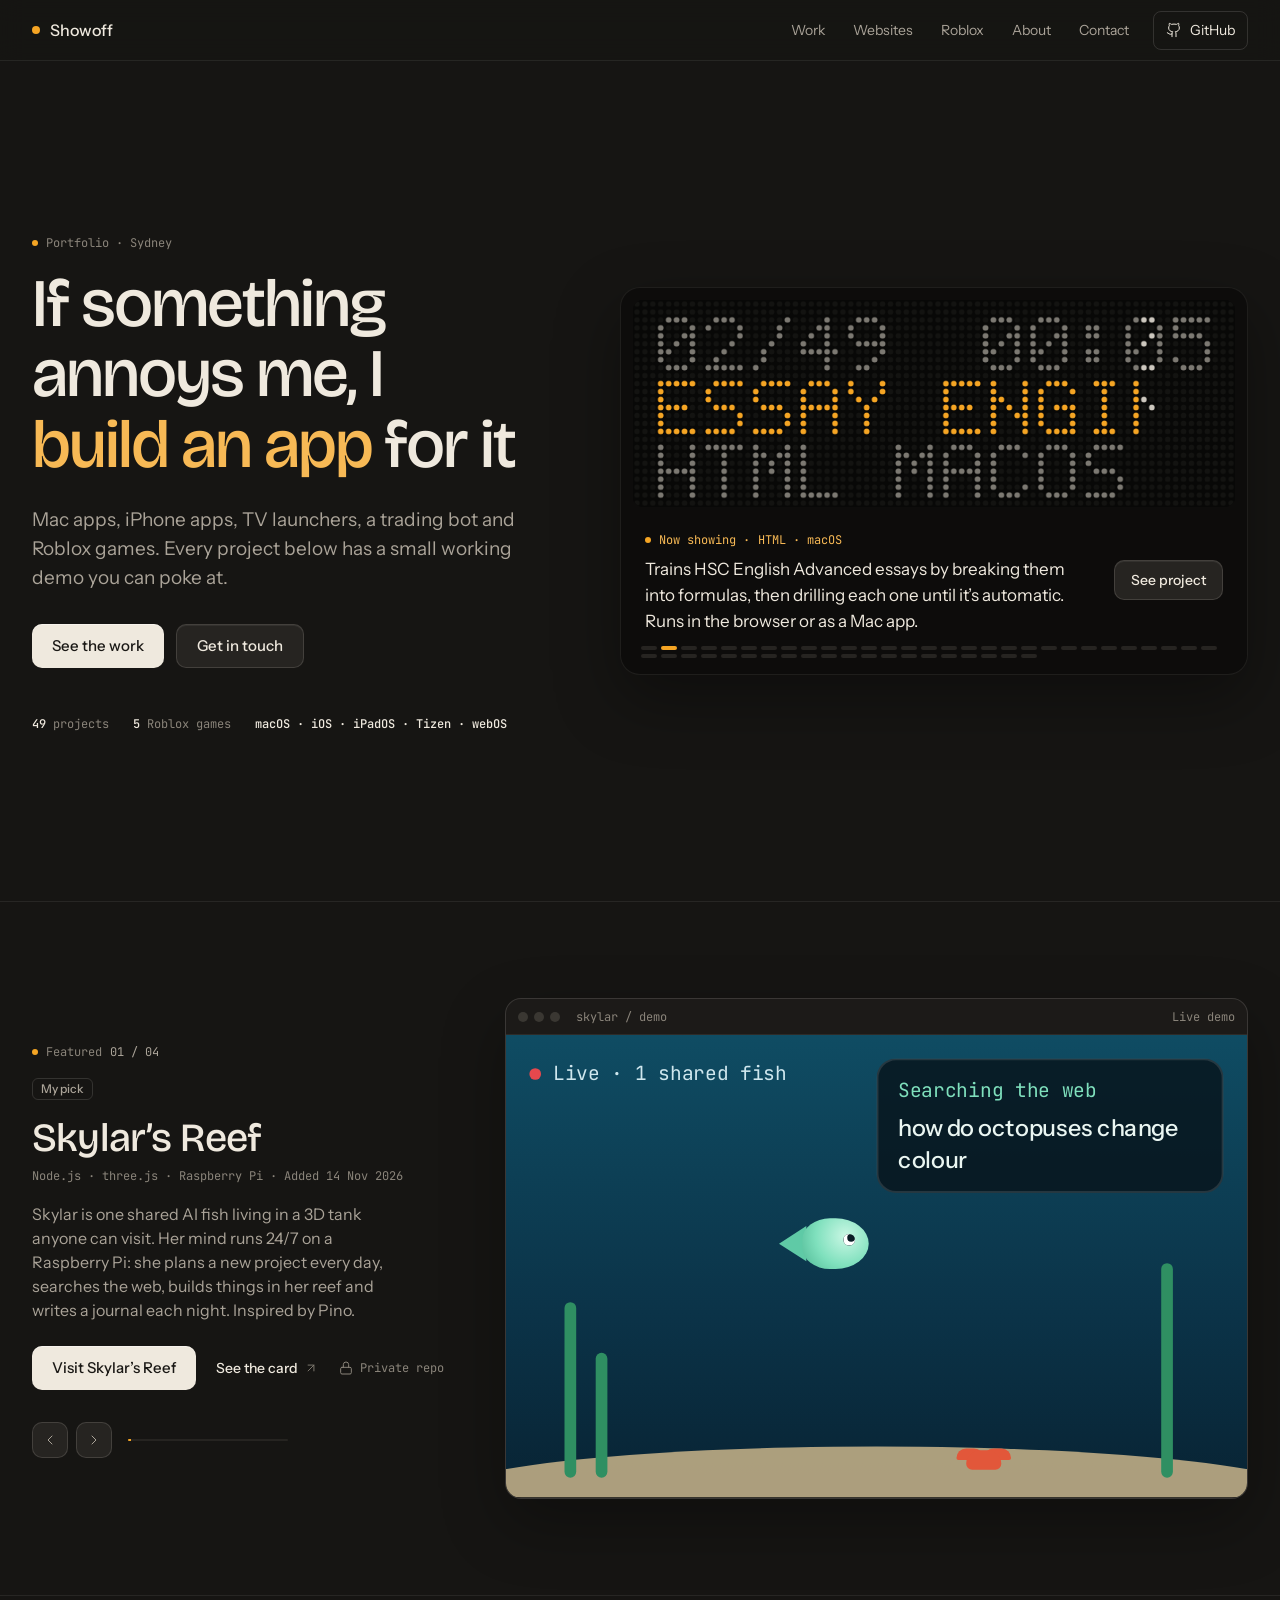
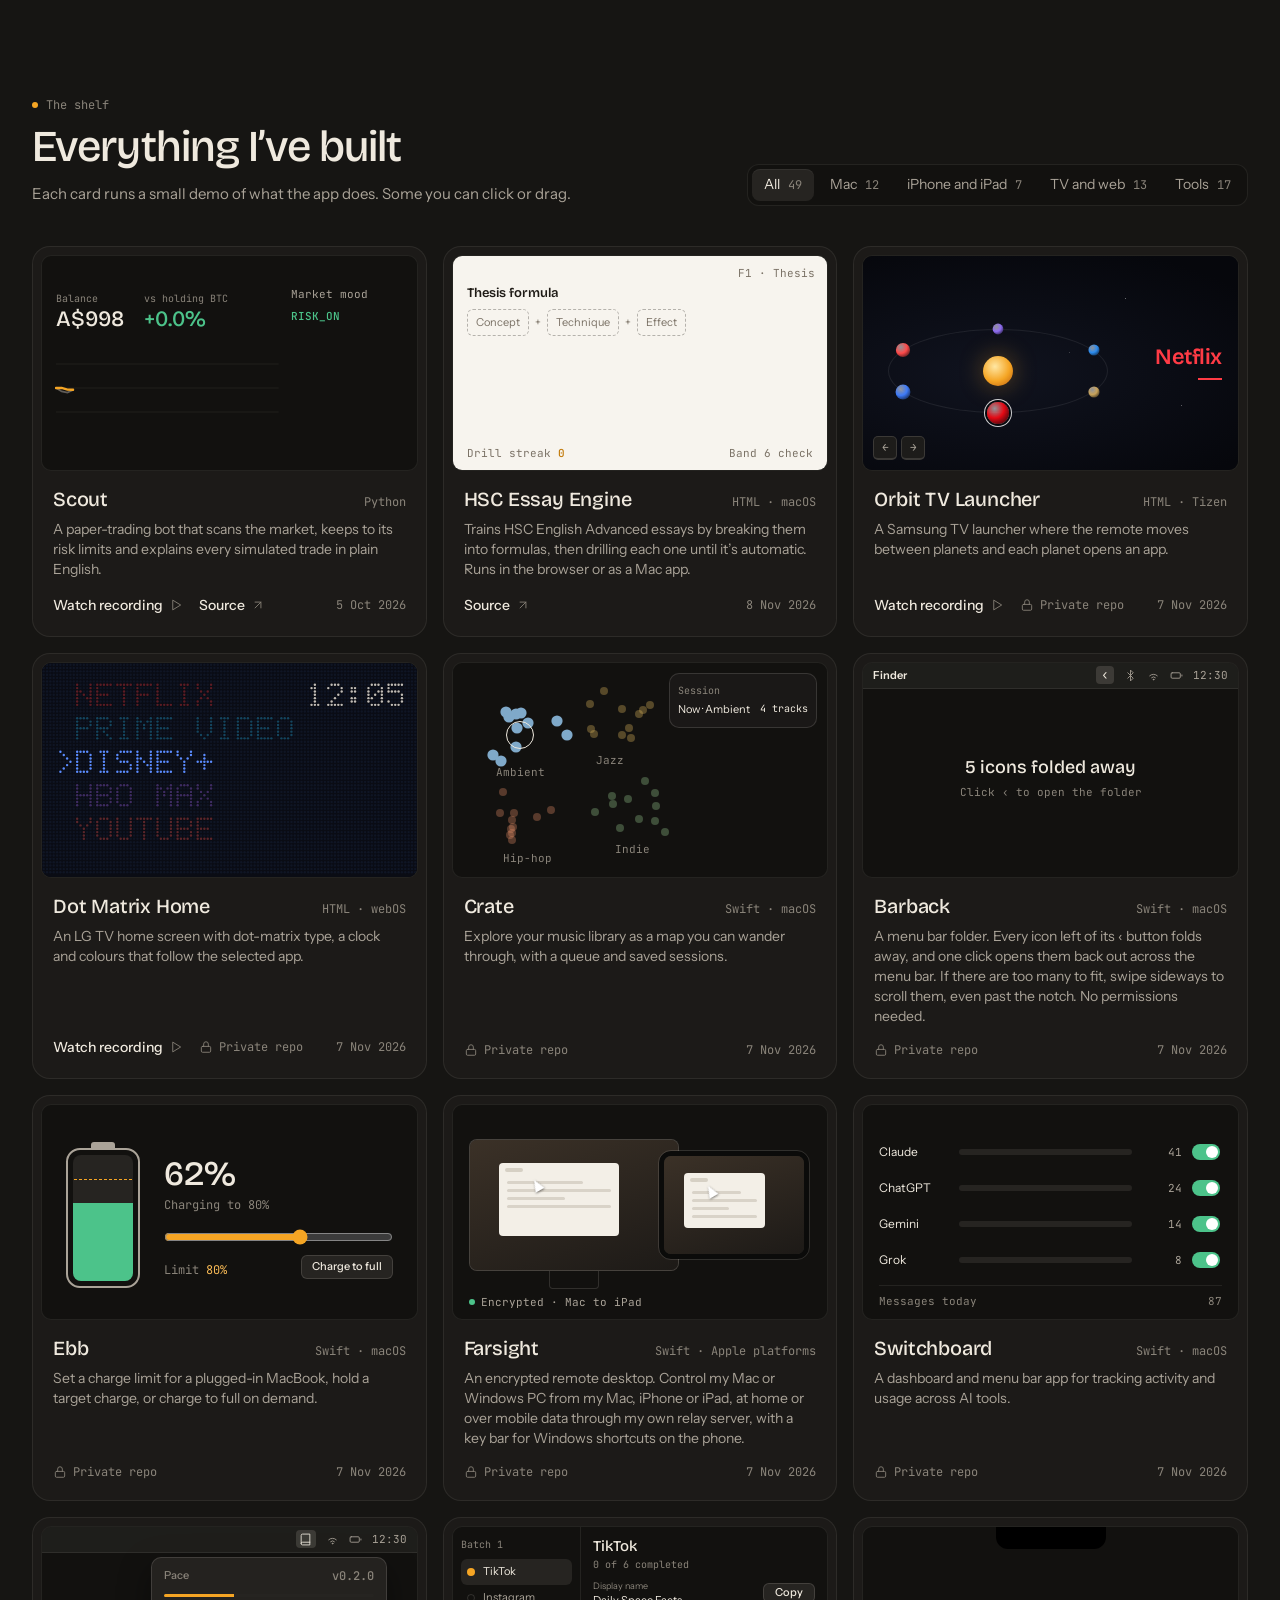
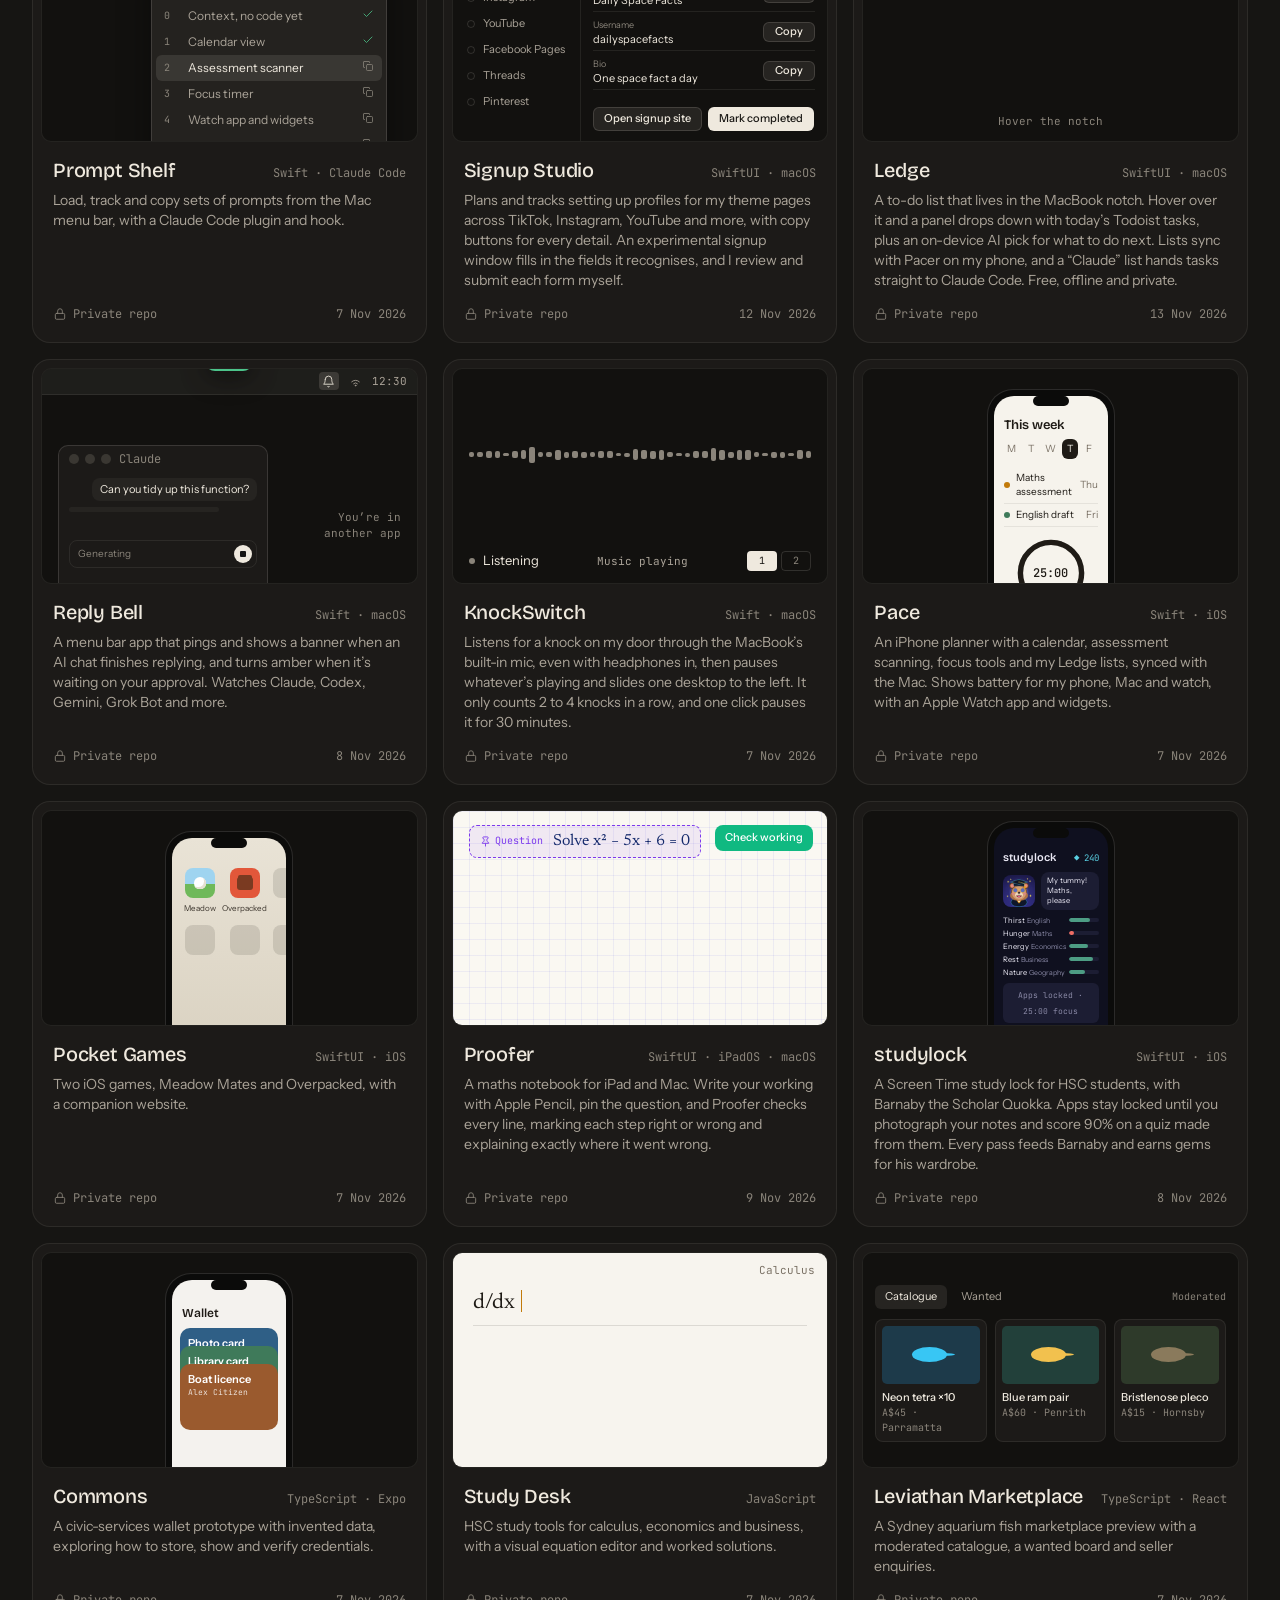
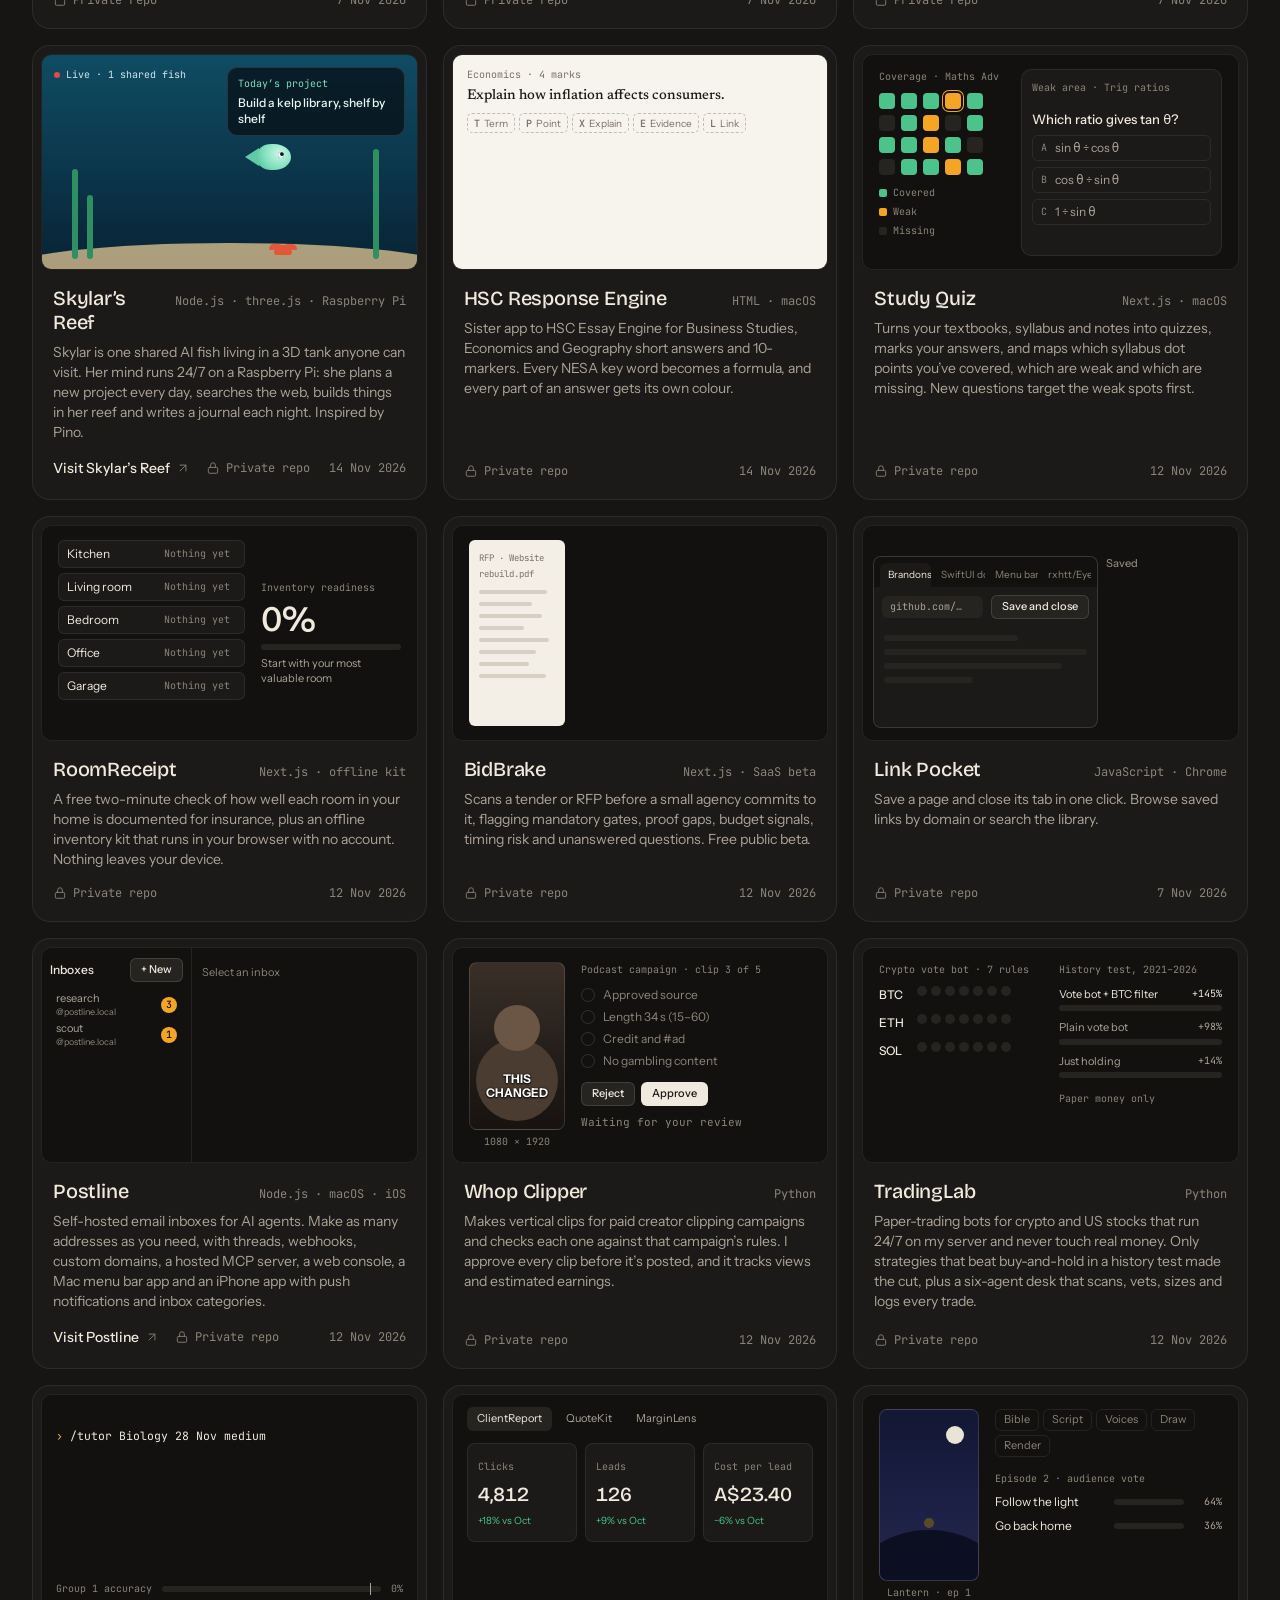
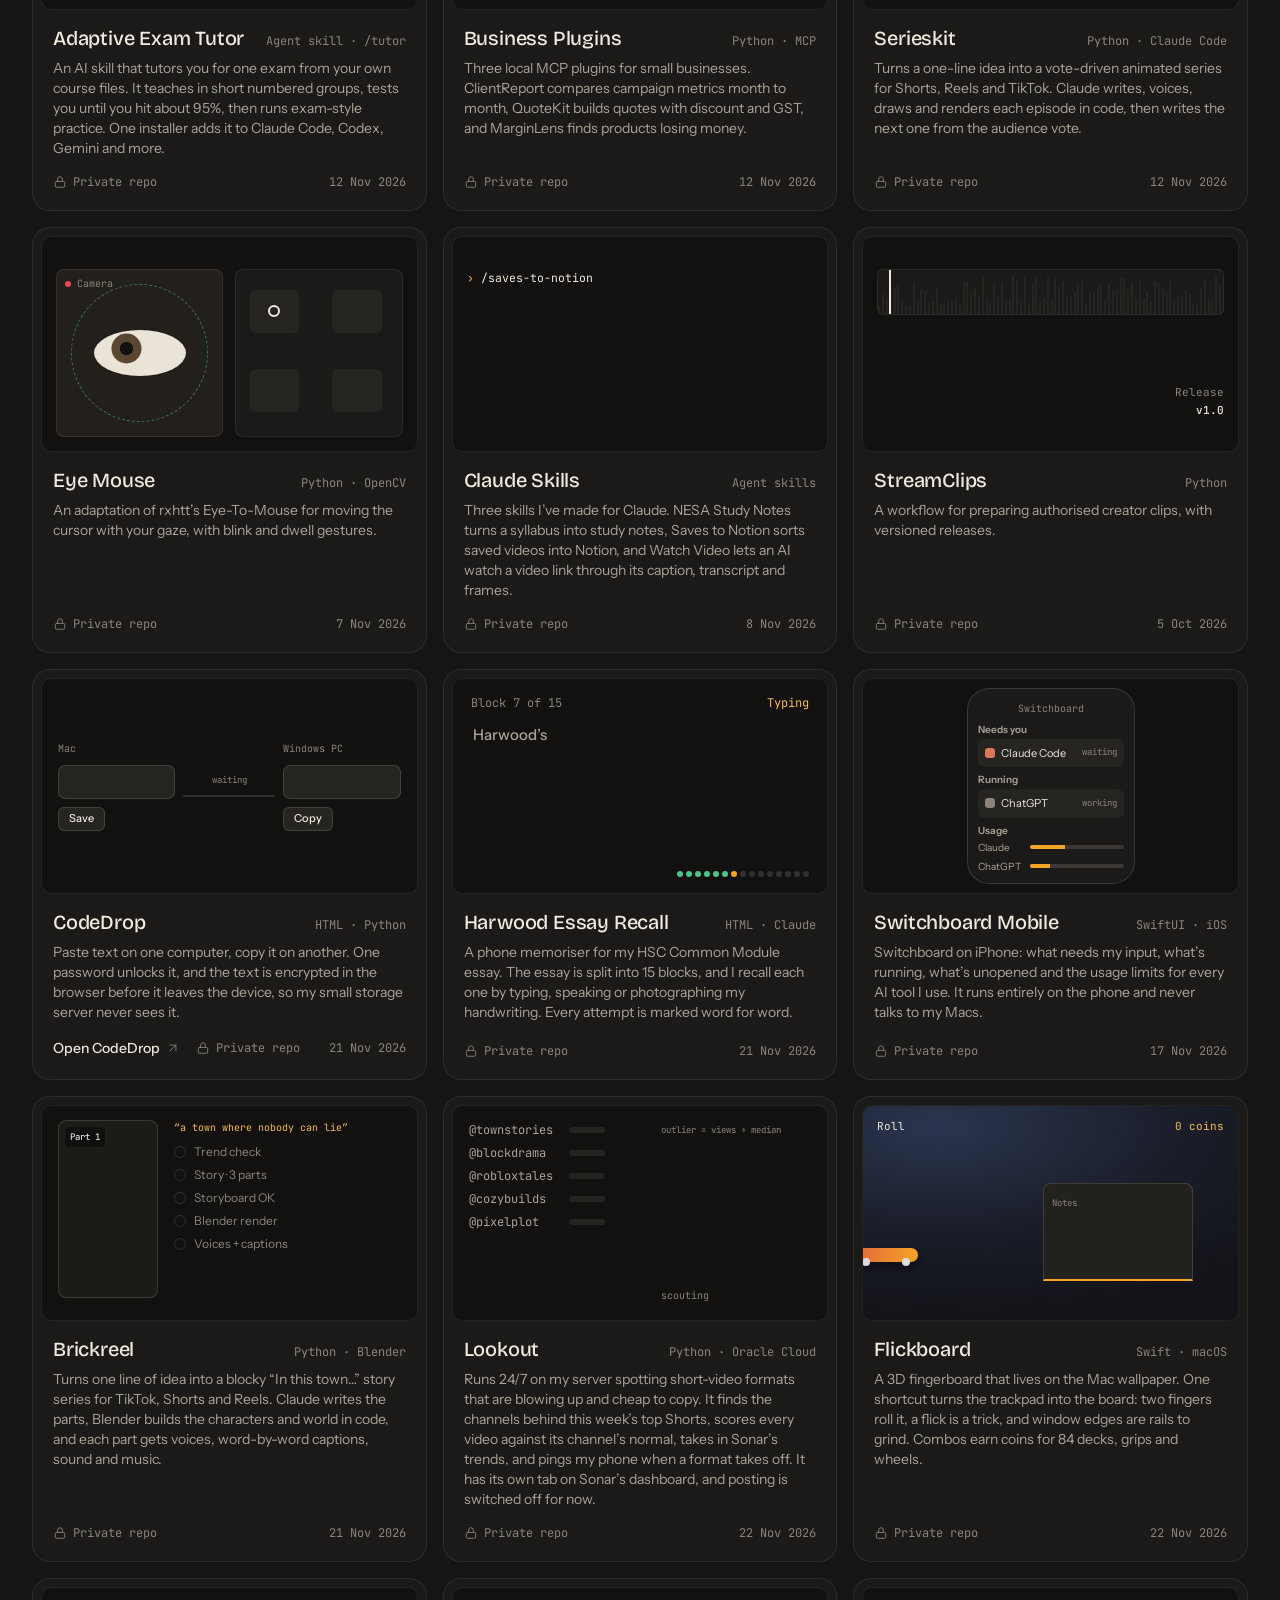
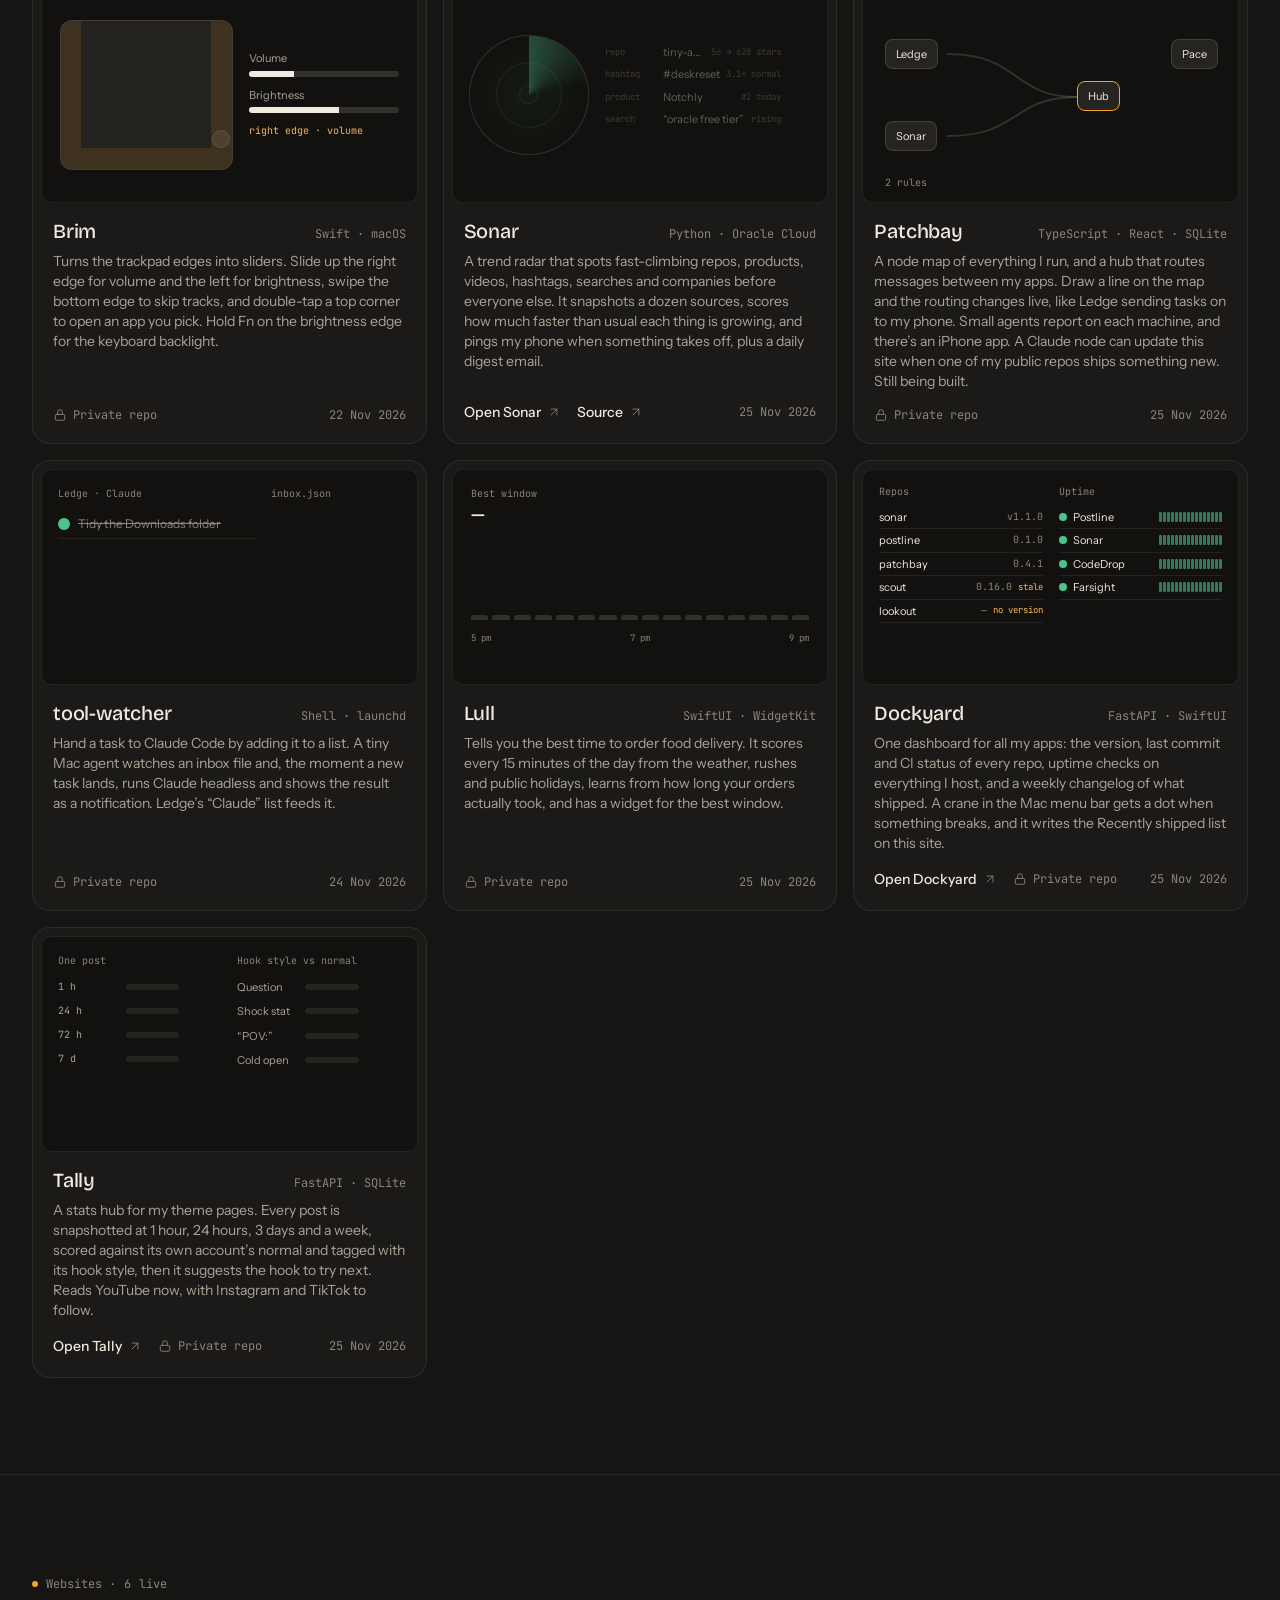
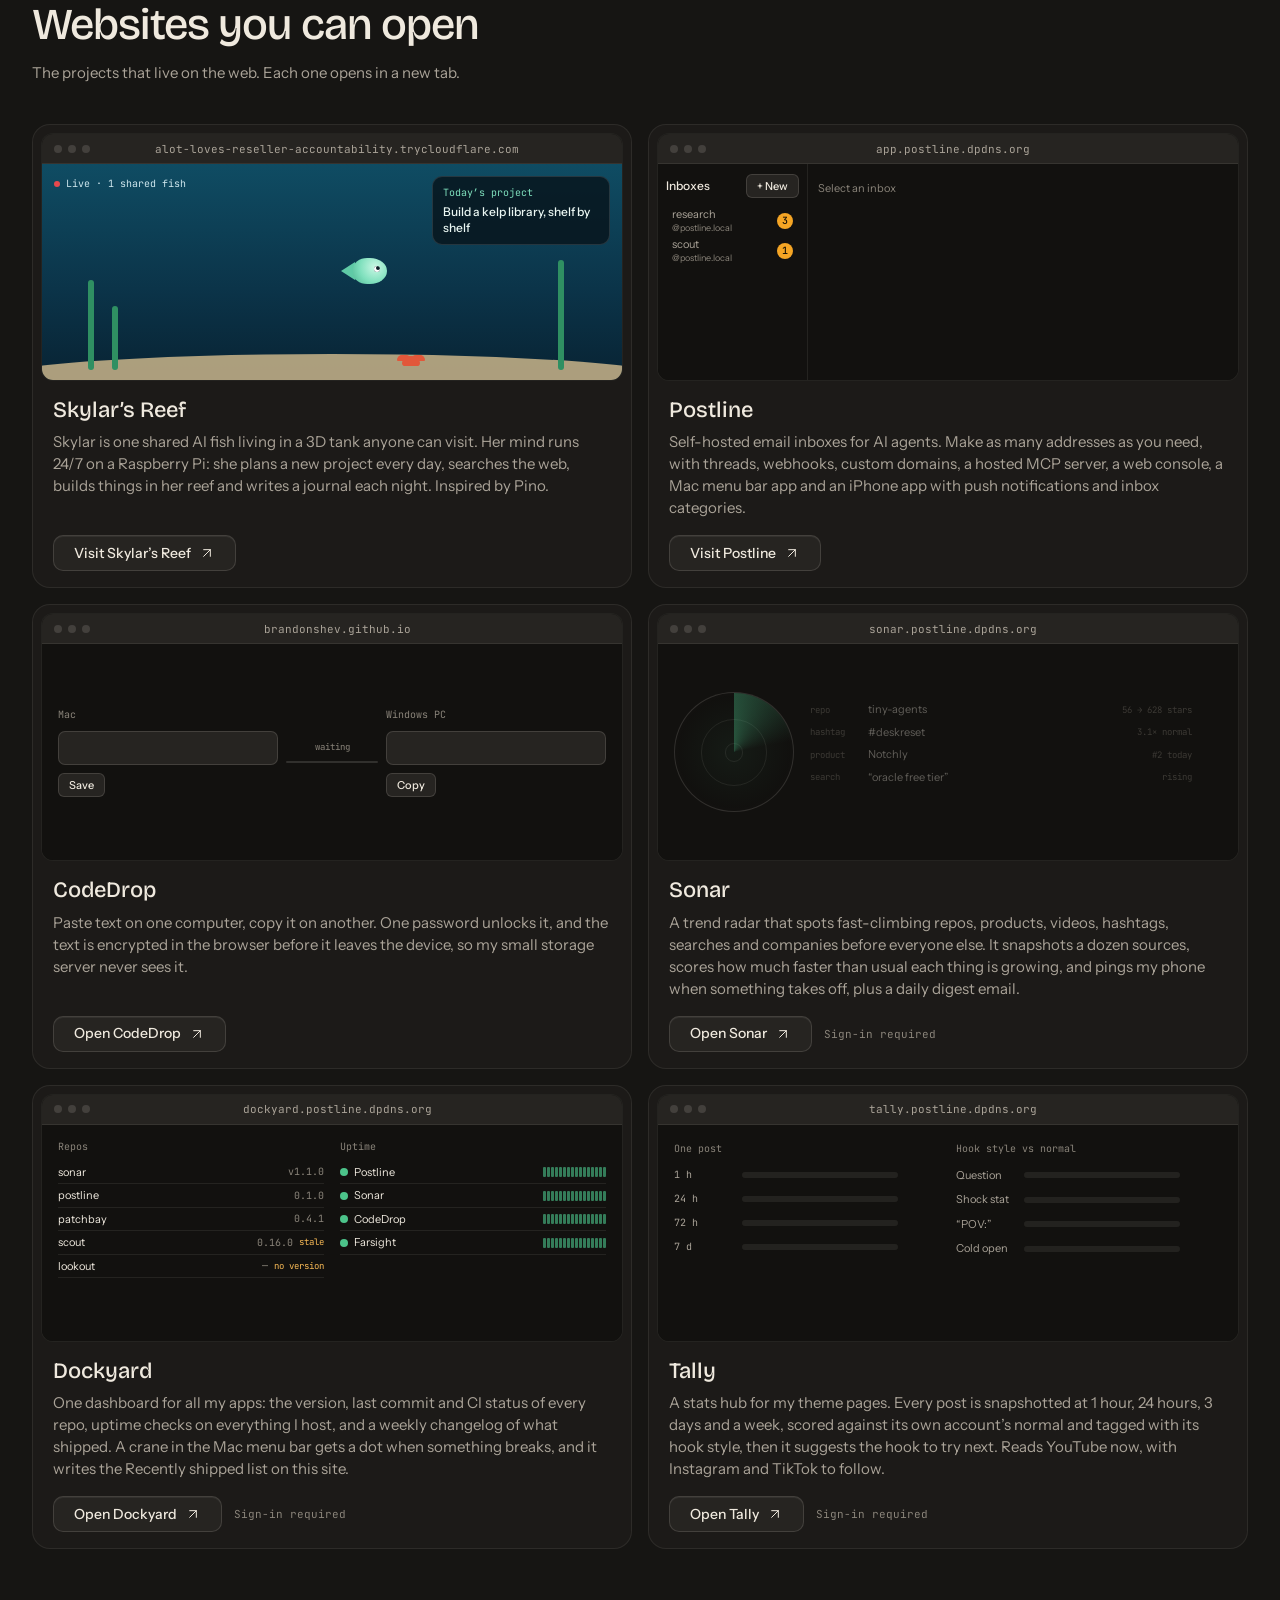
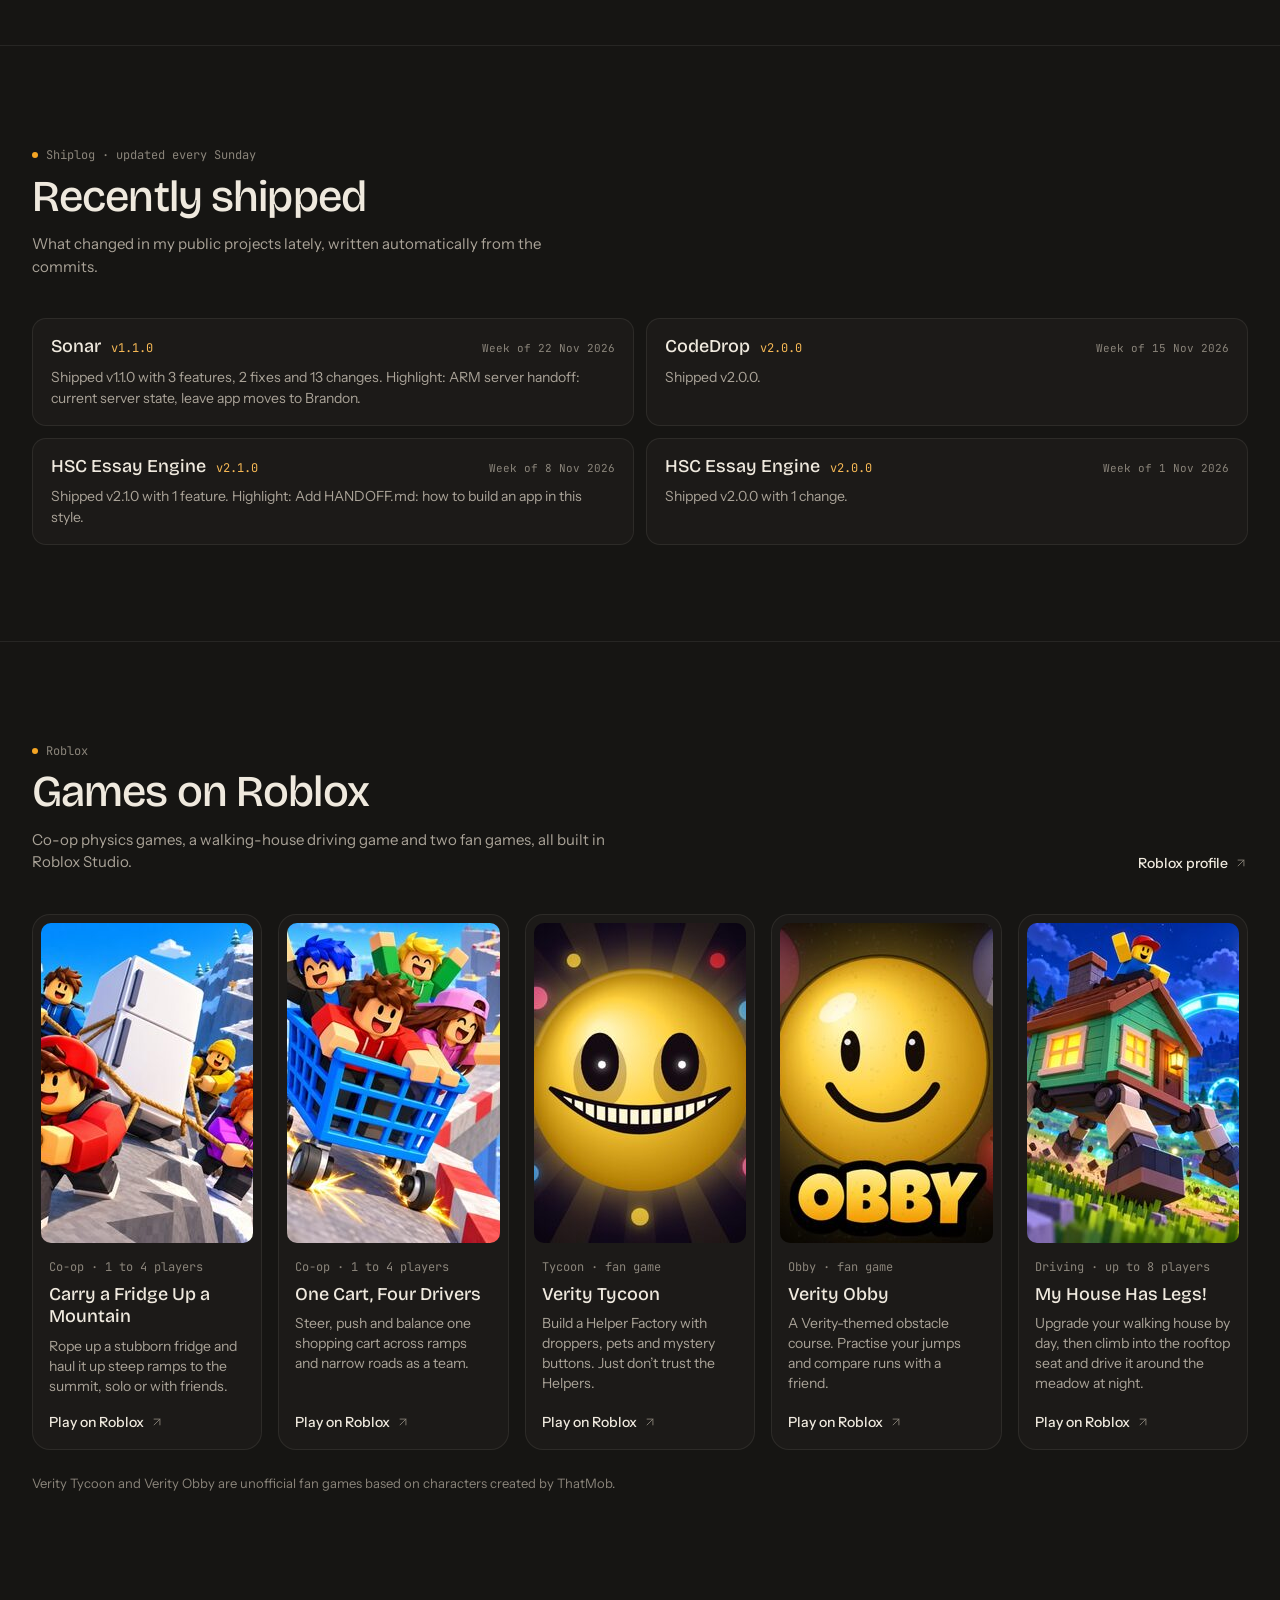
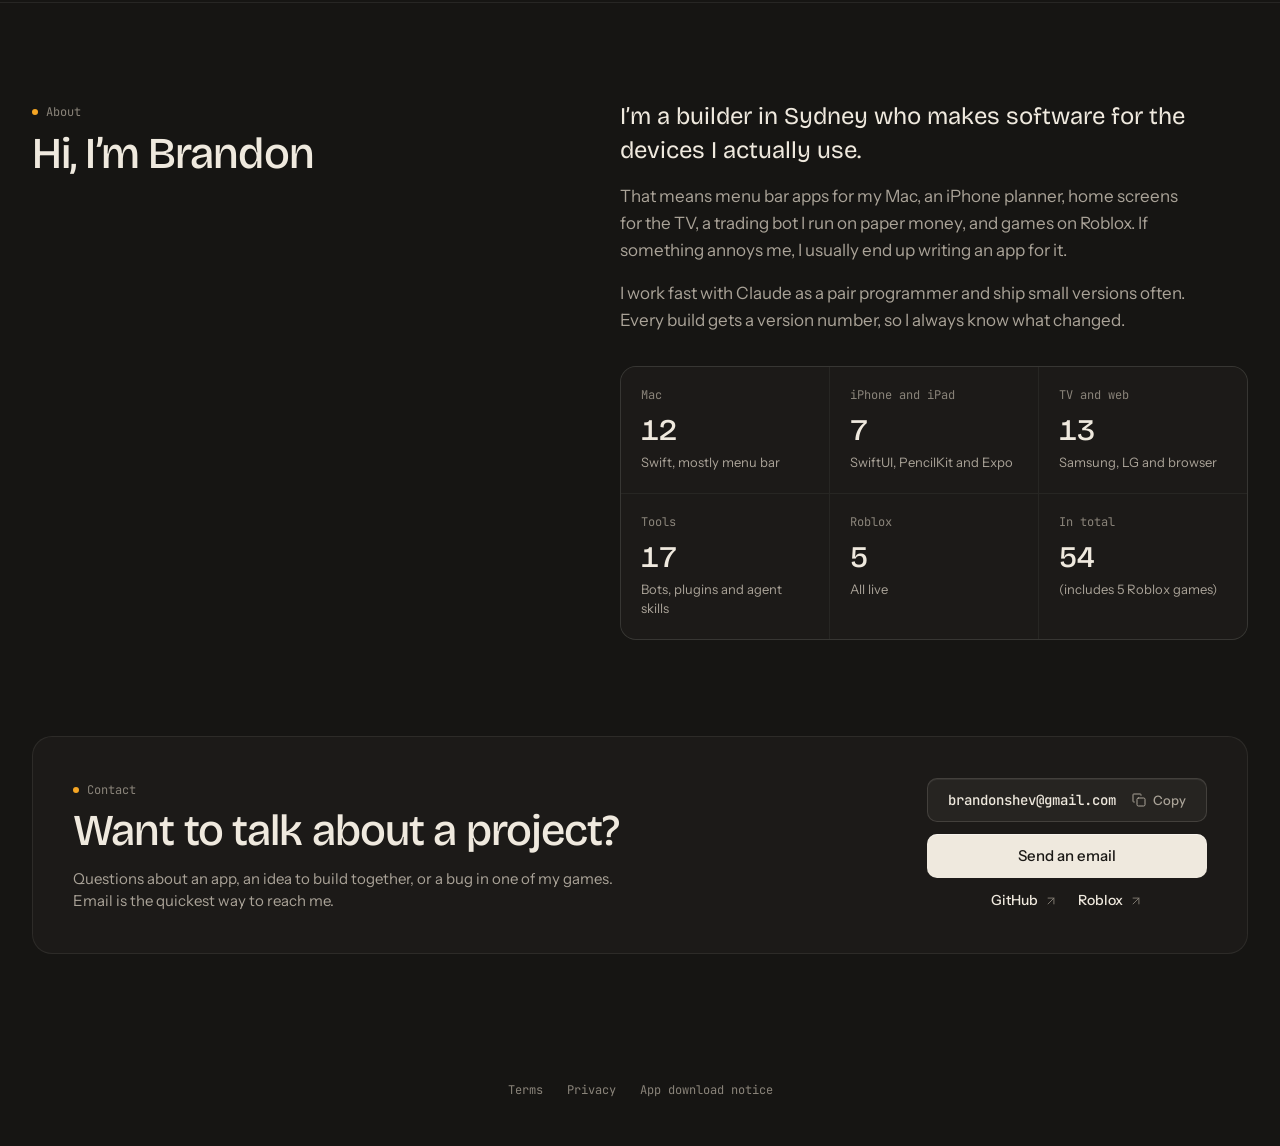
<file: index.html>
<!doctype html>
<html lang="en-AU">
<head>
  <meta charset="utf-8">
  <meta name="viewport" content="width=device-width, initial-scale=1">
  <meta name="description" content="Brandon builds Mac apps, iPhone apps, TV launchers, trading bots and Roblox games. Every project has a small working demo.">
  <meta name="theme-color" content="#161513">
  <meta property="og:title" content="Showoff · Brandon’s apps and games">
  <meta property="og:description" content="Mac apps, TV launchers, trading bots and Roblox games, each with a working demo.">
  <meta property="og:image" content="assets/orbit.jpg">
  <title>Showoff · Brandon’s apps and games</title>
  <meta name="generator" content="Showoff v3.13.0">
  <link rel="icon" href="assets/favicon.svg?v=3.13.0" type="image/svg+xml">
  <link rel="icon" href="assets/favicon-32.png?v=3.13.0" type="image/png" sizes="32x32">
  <link rel="shortcut icon" href="favicon.ico?v=3.13.0">
  <link rel="apple-touch-icon" href="assets/icon-180.png?v=3.13.0">
  <link rel="preconnect" href="https://fonts.googleapis.com">
  <link rel="preconnect" href="https://fonts.gstatic.com" crossorigin>
  <link rel="stylesheet" href="https://fonts.googleapis.com/css2?family=Bricolage+Grotesque:opsz,wght@12..96,400;12..96,500;12..96,600&family=Instrument+Sans:wght@400;500;600&family=JetBrains+Mono:wght@400;500&family=Newsreader:opsz@6..72&display=swap">
  <link rel="stylesheet" href="style.css?v=3.13.0">
  <script src="site.js?v=3.13.0" defer></script>
</head>
<body>
  <a class="skip" href="#main">Skip to content</a>

  <header class="bar">
    <div class="wrap">
      <a class="identity" href="#top" aria-label="Showoff, back to top"><span class="led" aria-hidden="true"></span>Showoff</a>
      <nav aria-label="Main">
        <a href="#work">Work</a>
        <a href="#sites">Websites</a>
        <a href="#games">Roblox</a>
        <a href="#about">About</a>
        <a href="#contact">Contact</a>
        <a class="nav-gh" href="https://github.com/Brandonshev"><svg class="icon" viewBox="0 0 24 24"><path d="M15 22v-4a4.8 4.8 0 0 0-1-3.5c3 0 6-2 6-5.5.08-1.25-.27-2.48-1-3.5.28-1.15.28-2.35 0-3.5 0 0-1 0-3 1.5-2.64-.5-5.36-.5-8 0C6 2 5 2 5 2c-.3 1.15-.3 2.35 0 3.5A5.403 5.403 0 0 0 4 9c0 3.5 3 5.5 6 5.5-.39.49-.68 1.05-.85 1.65-.17.6-.22 1.23-.15 1.85v4"/><path d="M9 18c-4.51 2-5-2-7-2"/></svg>GitHub</a>
      </nav>
    </div>
  </header>

  <main id="main">
    <section class="wrap hero" id="top" aria-labelledby="title">
      <div class="reveal">
        <span class="kicker mono"><span class="led" aria-hidden="true"></span>Portfolio · Sydney</span>
        <h1 id="title" style="margin-top:16px">If something annoys me, I <span class="hl">build an app</span> for it</h1>
        <p>Mac apps, iPhone apps, TV launchers, a trading bot and Roblox games. Every project below has a small working demo you can poke at.</p>
        <div class="hero-actions">
          <a class="btn btn-primary" href="#work">See the work</a>
          <a class="btn btn-secondary" href="#contact">Get in touch</a>
        </div>
        <div class="hero-meta mono">
          <span><b id="count-projects">20</b> projects</span>
          <span><b id="count-games">5</b> Roblox games</span>
          <span><b>macOS · iOS · iPadOS · Tizen · webOS</b></span>
        </div>
      </div>

      <figure class="board reveal" aria-label="Dot matrix display cycling through projects" style="margin:0">
        <div class="board-screen"><canvas id="board" width="760" height="300"></canvas></div>
        <figcaption class="board-foot">
          <div id="board-copy"><span class="board-label mono"><span class="led" aria-hidden="true"></span>Now showing · <span id="board-stack">Python</span></span><p id="board-desc">Paper trading with market scans, risk limits and plain-English trade explanations.</p></div>
          <a class="btn btn-secondary board-btn" id="board-link" href="#p-scout">See project</a>
        </figcaption>
        <div class="board-dots" id="board-dots" role="group" aria-label="Choose a project"></div>
      </figure>
    </section>

    <section class="section" id="featured" aria-labelledby="f-name" aria-roledescription="carousel">
      <div class="wrap feature">
        <div class="feature-copy">
          <span class="kicker mono"><span class="led" aria-hidden="true"></span>Featured <span id="f-idx" style="color:var(--text-2)">01 / 04</span></span>
          <div id="f-copy" aria-live="polite">
            <h3 id="f-name">Scout</h3>
            <span class="mono" id="f-stack" style="color:var(--muted)">Python</span>
            <p id="f-desc"></p>
            <div class="feature-actions" id="f-actions"></div>
          </div>
          <div class="carousel-nav">
            <button type="button" class="nav-btn" id="f-prev" aria-label="Previous project"><svg class="icon" viewBox="0 0 24 24"><path d="m15 18-6-6 6-6"/></svg></button>
            <button type="button" class="nav-btn" id="f-next" aria-label="Next project"><svg class="icon" viewBox="0 0 24 24"><path d="m9 18 6-6-6-6"/></svg></button>
            <span class="f-progress"><i id="f-bar"></i></span>
          </div>
        </div>
        <div class="window">
          <div class="window-bar mono"><span class="lights"><i></i><i></i><i></i></span><span id="f-path">scout / dashboard</span><span id="f-kind" style="margin-left:auto"></span></div>
          <div class="f-view" id="f-view"></div>
        </div>
      </div>
    </section>

    <section class="section" id="work" aria-labelledby="work-title">
      <div class="wrap">
        <div class="section-head">
          <div>
            <span class="kicker mono"><span class="led" aria-hidden="true"></span>The shelf</span>
            <h2 id="work-title">Everything I’ve built</h2>
            <p>Each card runs a small demo of what the app does. Some you can click or drag.</p>
          </div>
          <div class="filters" id="filters" role="group" aria-label="Filter projects"></div>
        </div>
        <div class="grid" id="grid"></div>
      </div>
    </section>

    <section class="section" id="sites" aria-labelledby="sites-title">
      <div class="wrap">
        <div class="section-head">
          <div>
            <span class="kicker mono"><span class="led" aria-hidden="true"></span>Websites · <span id="count-sites"></span> live</span>
            <h2 id="sites-title">Websites you can open</h2>
            <p>The projects that live on the web. Each one opens in a new tab.</p>
          </div>
        </div>
        <div class="sites" id="site-list"></div>
      </div>
    </section>

    <section class="section" id="shipped" aria-labelledby="shipped-title" hidden>
      <div class="wrap">
        <div class="section-head">
          <div>
            <span class="kicker mono"><span class="led" aria-hidden="true"></span>Shiplog · updated every Sunday</span>
            <h2 id="shipped-title">Recently shipped</h2>
            <p>What changed in my public projects lately, written automatically from the commits.</p>
          </div>
        </div>
        <ol class="shipped" id="shipped-list"></ol>
      </div>
    </section>

    <section class="section" id="games" aria-labelledby="games-title">
      <div class="wrap">
        <div class="section-head">
          <div>
            <span class="kicker mono"><span class="led" aria-hidden="true"></span>Roblox</span>
            <h2 id="games-title">Games on Roblox</h2>
            <p>Co-op physics games, a walking-house driving game and two fan games, all built in Roblox Studio.</p>
          </div>
          <a class="link" href="https://www.roblox.com/users/1470066698/profile">Roblox profile<svg class="icon" viewBox="0 0 24 24"><path d="M7 17 17 7M7 7h10v10"/></svg></a>
        </div>
        <div class="games" id="game-list"></div>
        <p class="games-note">Verity Tycoon and Verity Obby are unofficial fan games based on characters created by ThatMob.</p>
      </div>
    </section>

    <section class="section" id="about" aria-labelledby="about-title">
      <div class="wrap about">
        <div>
          <span class="kicker mono"><span class="led" aria-hidden="true"></span>About</span>
          <h2 id="about-title" style="margin:8px 0 0;font:500 clamp(32px,3.6vw,44px)/1.1 var(--display);letter-spacing:-0.02em">Hi, I’m Brandon</h2>
        </div>
        <div>
          <div class="about-copy">
            <p>I’m a builder in Sydney who makes software for the devices I actually use.</p>
            <p>That means menu bar apps for my Mac, an iPhone planner, home screens for the TV, a trading bot I run on paper money, and games on Roblox. If something annoys me, I usually end up writing an app for it.</p>
            <p>I work fast with Claude as a pair programmer and ship small versions often. Every build gets a version number, so I always know what changed.</p>
          </div>
          <div class="facts" id="facts" style="margin-top:32px"></div>
        </div>
      </div>
    </section>

    <section class="section" id="contact" aria-labelledby="contact-title" style="border-top:0;padding-top:0">
      <div class="wrap">
        <div class="contact">
          <div>
            <span class="kicker mono"><span class="led" aria-hidden="true"></span>Contact</span>
            <h2 id="contact-title">Want to talk about a project?</h2>
            <p>Questions about an app, an idea to build together, or a bug in one of my games. Email is the quickest way to reach me.</p>
          </div>
          <div class="contact-actions">
            <button class="btn btn-secondary email-btn" id="copy-email" type="button" data-email="brandonshev@gmail.com">
              <span>brandonshev@gmail.com</span>
              <span id="copy-label" style="display:inline-flex;align-items:center;gap:6px;font-family:var(--sans);font-size:13px;color:var(--text-2)"><svg class="icon" viewBox="0 0 24 24"><rect x="9" y="9" width="12" height="12" rx="2"/><path d="M5 15H4a1 1 0 0 1-1-1V4a1 1 0 0 1 1-1h10a1 1 0 0 1 1 1v1"/></svg>Copy</span>
            </button>
            <a class="btn btn-primary" href="mailto:brandonshev@gmail.com">Send an email</a>
            <div class="contact-links">
              <a class="link" href="https://github.com/Brandonshev">GitHub<svg class="icon" viewBox="0 0 24 24"><path d="M7 17 17 7M7 7h10v10"/></svg></a>
              <a class="link" href="https://www.roblox.com/users/1470066698/profile">Roblox<svg class="icon" viewBox="0 0 24 24"><path d="M7 17 17 7M7 7h10v10"/></svg></a>
            </div>
          </div>
        </div>
      </div>
    </section>
  </main>

  <footer class="footer mono">
    <nav aria-label="Legal"><a href="legal.html#terms">Terms</a><a href="legal.html#privacy">Privacy</a><a href="legal.html#downloads">App download notice</a></nav>
  </footer>

  <dialog id="rec" aria-labelledby="rec-title">
    <div class="dialog-bar"><span class="mono" id="rec-title">Recording</span><button type="button" id="rec-close" aria-label="Close"><svg class="icon" viewBox="0 0 24 24"><path d="M18 6 6 18M6 6l12 12"/></svg></button></div>
    <video id="rec-video" controls playsinline muted></video>
    <p class="dialog-cap" id="rec-cap"></p>
  </dialog>
</body>
</html>
</file>
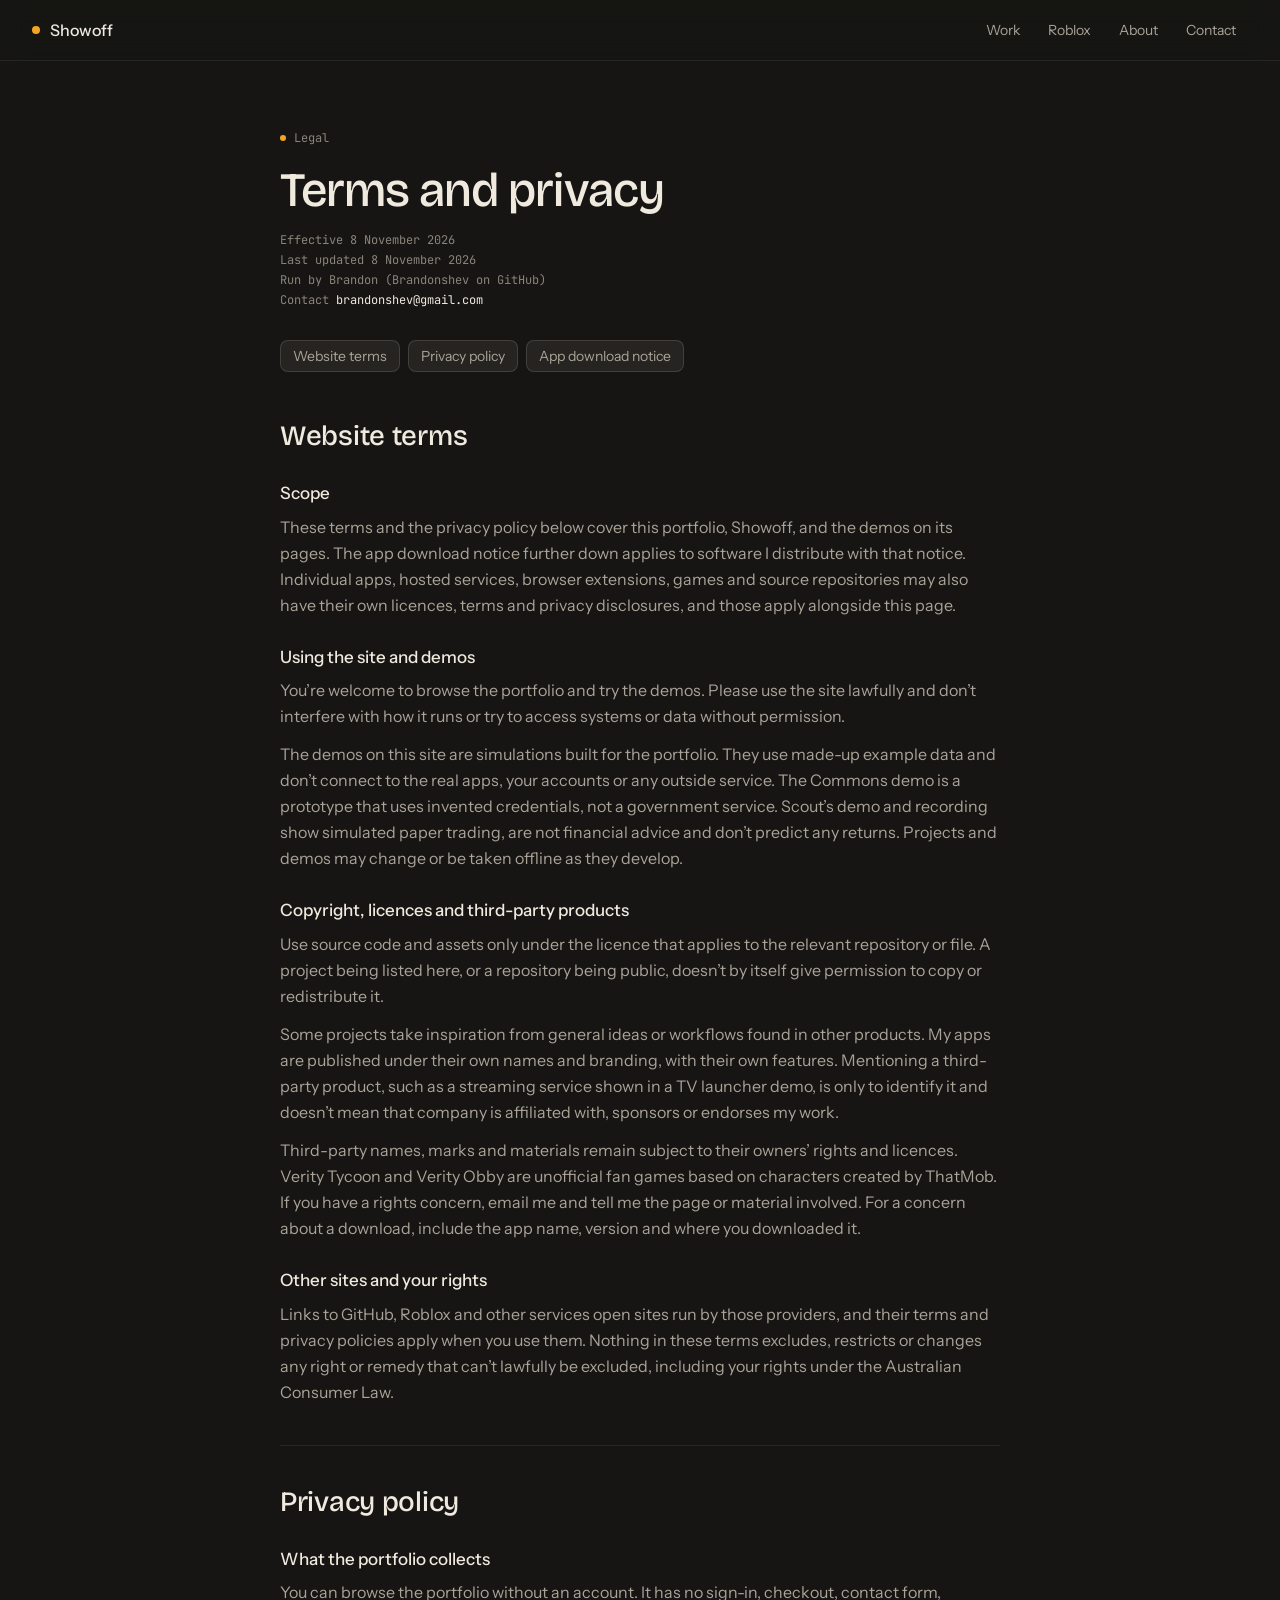
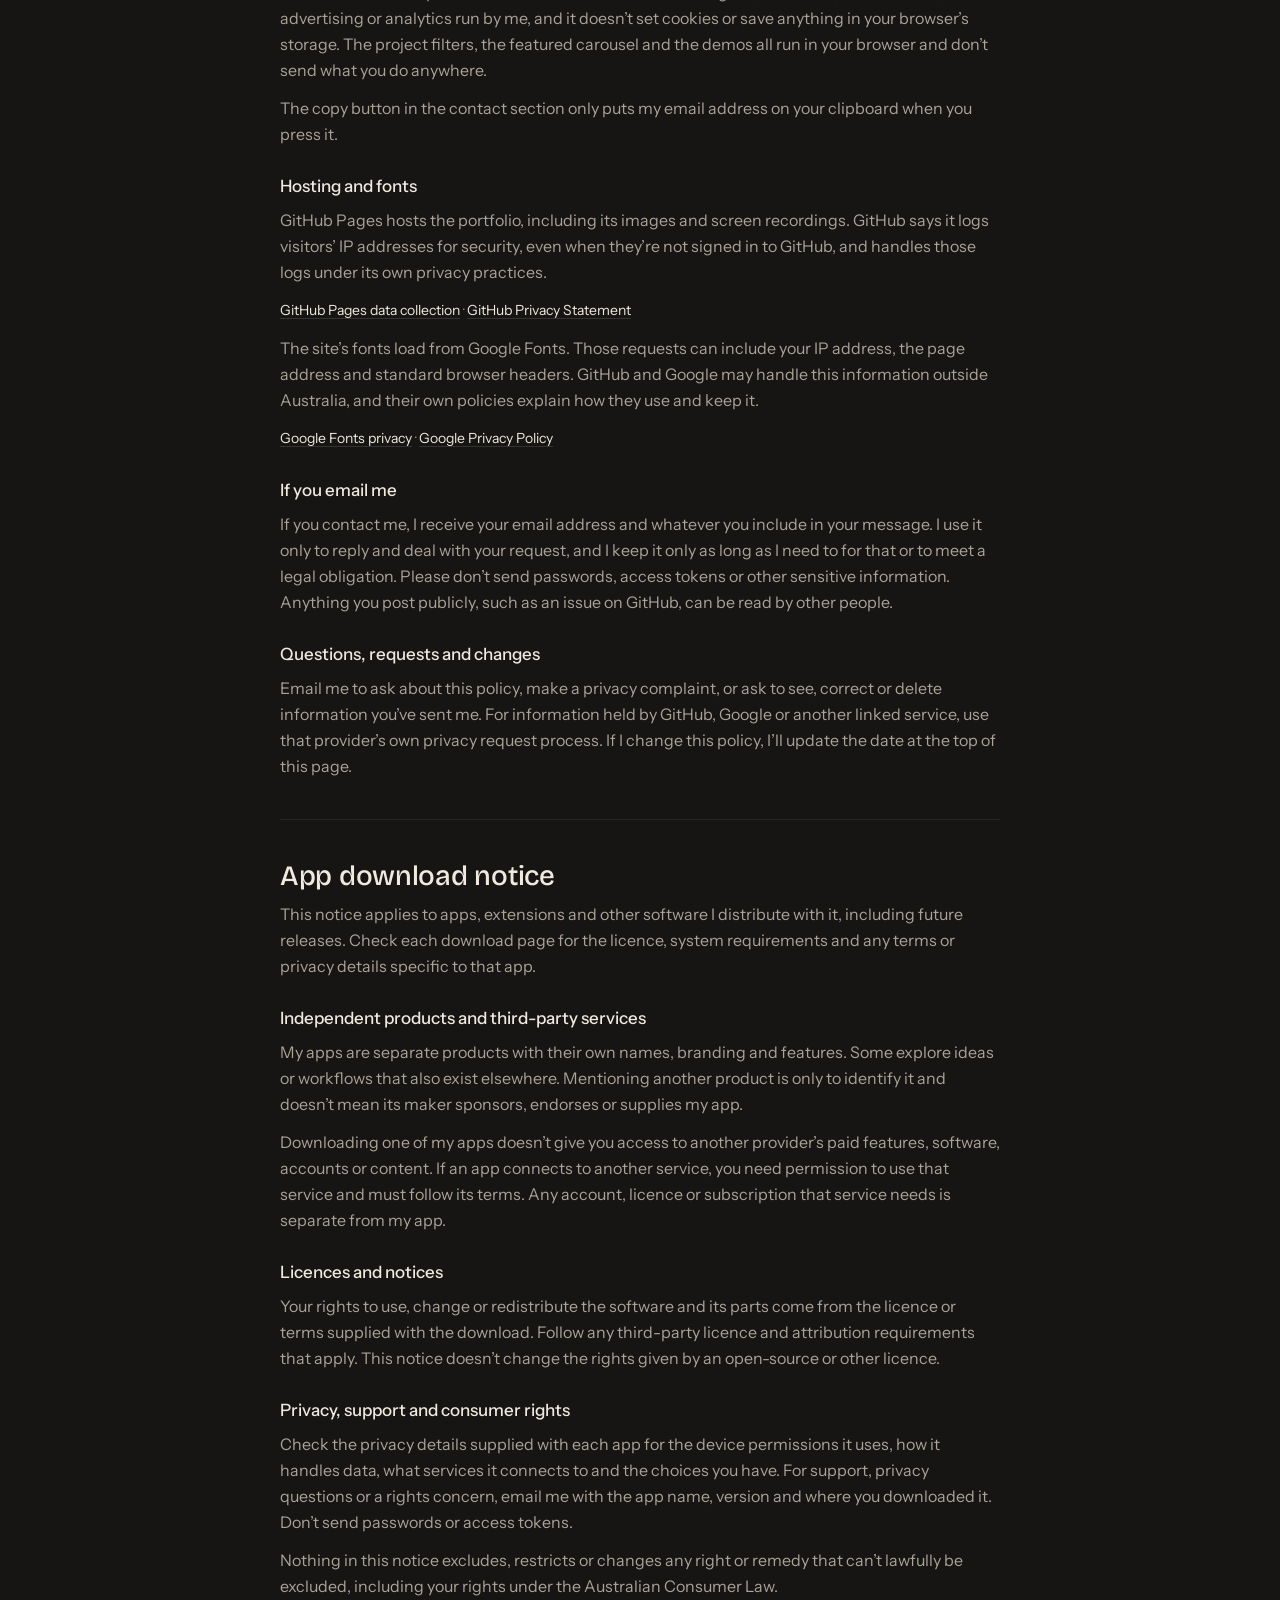
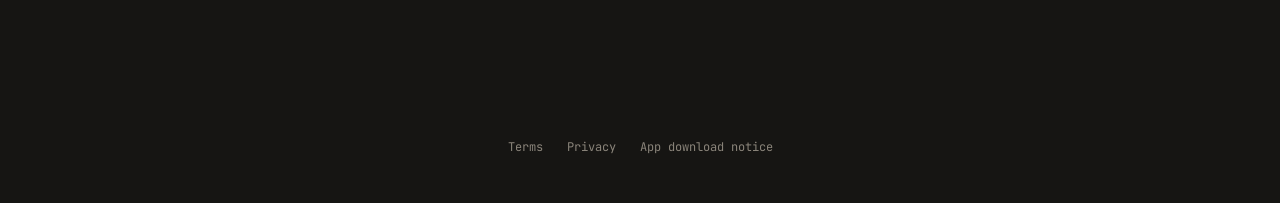
<file: legal.html>
<!doctype html>
<html lang="en-AU">
<head>
  <meta charset="utf-8">
  <meta name="viewport" content="width=device-width, initial-scale=1">
  <meta name="description" content="Website terms, privacy policy and the general app download notice for Showoff.">
  <meta name="theme-color" content="#161513">
  <meta name="generator" content="Showoff v3.13.0">
  <title>Terms and privacy · Showoff</title>
  <link rel="icon" href="assets/favicon.svg?v=3.13.0" type="image/svg+xml">
  <link rel="icon" href="assets/favicon-32.png?v=3.13.0" type="image/png" sizes="32x32">
  <link rel="shortcut icon" href="favicon.ico?v=3.13.0">
  <link rel="apple-touch-icon" href="assets/icon-180.png?v=3.13.0">
  <link rel="preconnect" href="https://fonts.googleapis.com">
  <link rel="preconnect" href="https://fonts.gstatic.com" crossorigin>
  <link rel="stylesheet" href="https://fonts.googleapis.com/css2?family=Bricolage+Grotesque:opsz,wght@12..96,400;12..96,500;12..96,600&family=Instrument+Sans:wght@400;500;600&family=JetBrains+Mono:wght@400;500&display=swap">
  <link rel="stylesheet" href="style.css?v=3.13.0">
</head>
<body>
  <a class="skip" href="#main">Skip to content</a>

  <header class="bar">
    <div class="wrap">
      <a class="identity" href="./" aria-label="Showoff home"><span class="led" aria-hidden="true"></span>Showoff</a>
      <nav aria-label="Main">
        <a href="./#work">Work</a>
        <a href="./#games">Roblox</a>
        <a href="./#about">About</a>
        <a href="./#contact">Contact</a>
      </nav>
    </div>
  </header>

  <main id="main" class="wrap legal">
    <span class="kicker mono"><span class="led" aria-hidden="true"></span>Legal</span>
    <h1>Terms and privacy</h1>
    <div class="meta mono">
      <span>Effective 8 November 2026</span>
      <span>Last updated 8 November 2026</span>
      <span>Run by Brandon (Brandonshev on GitHub)</span>
      <span>Contact <a href="mailto:brandonshev@gmail.com" style="color:var(--text)">brandonshev@gmail.com</a></span>
    </div>
    <nav class="toc" aria-label="On this page">
      <a href="#terms">Website terms</a>
      <a href="#privacy">Privacy policy</a>
      <a href="#downloads">App download notice</a>
    </nav>

    <section id="terms" aria-labelledby="terms-title" style="border-top:0;margin-top:0;padding-top:0">
      <h2 id="terms-title">Website terms</h2>

      <h3>Scope</h3>
      <p>These terms and the privacy policy below cover this portfolio, Showoff, and the demos on its pages. The app download notice further down applies to software I distribute with that notice. Individual apps, hosted services, browser extensions, games and source repositories may also have their own licences, terms and privacy disclosures, and those apply alongside this page.</p>

      <h3>Using the site and demos</h3>
      <p>You’re welcome to browse the portfolio and try the demos. Please use the site lawfully and don’t interfere with how it runs or try to access systems or data without permission.</p>
      <p>The demos on this site are simulations built for the portfolio. They use made-up example data and don’t connect to the real apps, your accounts or any outside service. The Commons demo is a prototype that uses invented credentials, not a government service. Scout’s demo and recording show simulated paper trading, are not financial advice and don’t predict any returns. Projects and demos may change or be taken offline as they develop.</p>

      <h3>Copyright, licences and third-party products</h3>
      <p>Use source code and assets only under the licence that applies to the relevant repository or file. A project being listed here, or a repository being public, doesn’t by itself give permission to copy or redistribute it.</p>
      <p>Some projects take inspiration from general ideas or workflows found in other products. My apps are published under their own names and branding, with their own features. Mentioning a third-party product, such as a streaming service shown in a TV launcher demo, is only to identify it and doesn’t mean that company is affiliated with, sponsors or endorses my work.</p>
      <p>Third-party names, marks and materials remain subject to their owners’ rights and licences. Verity Tycoon and Verity Obby are unofficial fan games based on characters created by ThatMob. If you have a rights concern, email me and tell me the page or material involved. For a concern about a download, include the app name, version and where you downloaded it.</p>

      <h3>Other sites and your rights</h3>
      <p>Links to GitHub, Roblox and other services open sites run by those providers, and their terms and privacy policies apply when you use them. Nothing in these terms excludes, restricts or changes any right or remedy that can’t lawfully be excluded, including your rights under the Australian Consumer Law.</p>
    </section>

    <section id="privacy" aria-labelledby="privacy-title">
      <h2 id="privacy-title">Privacy policy</h2>

      <h3>What the portfolio collects</h3>
      <p>You can browse the portfolio without an account. It has no sign-in, checkout, contact form, advertising or analytics run by me, and it doesn’t set cookies or save anything in your browser’s storage. The project filters, the featured carousel and the demos all run in your browser and don’t send what you do anywhere.</p>
      <p>The copy button in the contact section only puts my email address on your clipboard when you press it.</p>

      <h3>Hosting and fonts</h3>
      <p>GitHub Pages hosts the portfolio, including its images and screen recordings. GitHub says it logs visitors’ IP addresses for security, even when they’re not signed in to GitHub, and handles those logs under its own privacy practices.</p>
      <p class="sources"><a href="https://docs.github.com/en/pages/getting-started-with-github-pages/what-is-github-pages#data-collection" target="_blank" rel="noopener">GitHub Pages data collection</a> · <a href="https://docs.github.com/en/site-policy/privacy-policies/github-general-privacy-statement" target="_blank" rel="noopener">GitHub Privacy Statement</a></p>
      <p>The site’s fonts load from Google Fonts. Those requests can include your IP address, the page address and standard browser headers. GitHub and Google may handle this information outside Australia, and their own policies explain how they use and keep it.</p>
      <p class="sources"><a href="https://developers.google.com/fonts/faq/privacy" target="_blank" rel="noopener">Google Fonts privacy</a> · <a href="https://policies.google.com/privacy" target="_blank" rel="noopener">Google Privacy Policy</a></p>

      <h3>If you email me</h3>
      <p>If you contact me, I receive your email address and whatever you include in your message. I use it only to reply and deal with your request, and I keep it only as long as I need to for that or to meet a legal obligation. Please don’t send passwords, access tokens or other sensitive information. Anything you post publicly, such as an issue on GitHub, can be read by other people.</p>

      <h3>Questions, requests and changes</h3>
      <p>Email me to ask about this policy, make a privacy complaint, or ask to see, correct or delete information you’ve sent me. For information held by GitHub, Google or another linked service, use that provider’s own privacy request process. If I change this policy, I’ll update the date at the top of this page.</p>
    </section>

    <section id="downloads" aria-labelledby="downloads-title">
      <h2 id="downloads-title">App download notice</h2>
      <p>This notice applies to apps, extensions and other software I distribute with it, including future releases. Check each download page for the licence, system requirements and any terms or privacy details specific to that app.</p>

      <h3>Independent products and third-party services</h3>
      <p>My apps are separate products with their own names, branding and features. Some explore ideas or workflows that also exist elsewhere. Mentioning another product is only to identify it and doesn’t mean its maker sponsors, endorses or supplies my app.</p>
      <p>Downloading one of my apps doesn’t give you access to another provider’s paid features, software, accounts or content. If an app connects to another service, you need permission to use that service and must follow its terms. Any account, licence or subscription that service needs is separate from my app.</p>

      <h3>Licences and notices</h3>
      <p>Your rights to use, change or redistribute the software and its parts come from the licence or terms supplied with the download. Follow any third-party licence and attribution requirements that apply. This notice doesn’t change the rights given by an open-source or other licence.</p>

      <h3>Privacy, support and consumer rights</h3>
      <p>Check the privacy details supplied with each app for the device permissions it uses, how it handles data, what services it connects to and the choices you have. For support, privacy questions or a rights concern, email me with the app name, version and where you downloaded it. Don’t send passwords or access tokens.</p>
      <p>Nothing in this notice excludes, restricts or changes any right or remedy that can’t lawfully be excluded, including your rights under the Australian Consumer Law.</p>
    </section>
  </main>

  <footer class="footer mono">
    <nav aria-label="Legal"><a href="#terms">Terms</a><a href="#privacy">Privacy</a><a href="#downloads">App download notice</a></nav>
  </footer>
</body>
</html>
</file>
<file: style.css>
/* Showoff v3.13.0 */
:root {
  color-scheme: dark;
  --bg-deep: #12110f;
  --bg: #161513;
  --card: #1c1a18;
  --raised: #262421;
  --line: rgba(239, 233, 222, 0.08);
  --line-strong: rgba(239, 233, 222, 0.14);
  --text: #efe9de;
  --text-2: #aaa398;
  --muted: #8a847a;
  --amber: #f5a524;
  --amber-ink: #f7b955;
  --pos: #4cc38a;
  --neg: #e5484d;
  --ease: cubic-bezier(0.22, 1, 0.36, 1);
  --sans: "Instrument Sans", system-ui, sans-serif;
  --display: "Bricolage Grotesque", "Instrument Sans", system-ui, sans-serif;
  --mono: "JetBrains Mono", ui-monospace, SFMono-Regular, Menlo, monospace;
}

* { box-sizing: border-box; }
html { scroll-behavior: smooth; }
body {
  margin: 0;
  background: var(--bg);
  color: var(--text);
  font: 400 15px/1.5 var(--sans);
  -webkit-font-smoothing: antialiased;
}
a { color: inherit; text-decoration: none; }
button, input { font: inherit; color: inherit; }
button { cursor: pointer; background: none; border: 0; padding: 0; }
img, video { display: block; max-width: 100%; }
::selection { background: rgba(245, 165, 36, 0.3); }
:focus-visible { outline: 2px solid var(--amber); outline-offset: 3px; border-radius: 6px; }
[id] { scroll-margin-top: 80px; }
.wrap { width: min(1240px, calc(100% - 64px)); margin-inline: auto; }
.sr-only, .skip:not(:focus) { position: absolute; width: 1px; height: 1px; clip-path: inset(50%); overflow: hidden; white-space: nowrap; }
.skip:focus { position: fixed; z-index: 50; top: 12px; left: 12px; background: var(--text); color: var(--bg); padding: 8px 12px; border-radius: 8px; }
.mono { font-family: var(--mono); font-size: 12px; line-height: 16px; }
.icon { width: 16px; height: 16px; flex: none; stroke: currentColor; stroke-width: 1.5; fill: none; stroke-linecap: round; stroke-linejoin: round; }

/* Nav */
.bar {
  position: sticky; top: 0; z-index: 20;
  background: rgba(22, 21, 19, 0.86);
  backdrop-filter: saturate(140%) blur(12px);
  -webkit-backdrop-filter: saturate(140%) blur(12px);
  border-bottom: 1px solid var(--line);
}
.bar .wrap { display: flex; align-items: center; justify-content: space-between; height: 60px; gap: 16px; }
.identity { display: flex; align-items: center; gap: 10px; font-weight: 500; font-size: 16px; }
.led { width: 8px; height: 8px; border-radius: 50%; background: var(--amber); flex: none; }
.bar nav { display: flex; align-items: center; gap: 4px; }
.bar nav a { padding: 8px 12px; border-radius: 8px; color: var(--text-2); font-size: 14px; transition: color 150ms var(--ease), background-color 150ms var(--ease); }
.bar nav a:hover { color: var(--text); background: var(--raised); }
.bar nav .nav-gh { display: inline-flex; align-items: center; gap: 8px; color: var(--text); border: 1px solid var(--line-strong); margin-left: 8px; }

/* Buttons */
.btn {
  display: inline-flex; align-items: center; justify-content: center; gap: 8px;
  height: 44px; padding: 0 20px; border-radius: 10px; font-weight: 500; font-size: 15px;
  transition: background-color 150ms var(--ease), color 150ms var(--ease), border-color 150ms var(--ease), transform 120ms var(--ease);
}
.btn:active { transform: scale(0.98); }
.btn-primary { background: var(--text); color: #1a1815; box-shadow: inset 0 1px 0 rgba(255, 255, 255, 0.4); }
.btn-primary:hover { background: #fff; }
.btn-secondary { background: var(--raised); color: var(--text); border: 1px solid var(--line-strong); box-shadow: inset 0 1px 0 rgba(255, 255, 255, 0.06); }
.btn-secondary:hover { background: #2e2c28; }
.link { display: inline-flex; align-items: center; gap: 6px; color: var(--text); font-size: 14px; font-weight: 500; transition: color 150ms var(--ease); }
.link:hover { color: var(--amber-ink); }
.link .icon { width: 14px; height: 14px; color: var(--muted); transition: color 150ms var(--ease); }
.link:hover .icon { color: var(--amber-ink); }

/* Hero */
.hero { display: grid; grid-template-columns: minmax(0, 5fr) minmax(0, 6fr); gap: 64px; align-items: center; min-height: calc(100vh - 60px); min-height: calc(100svh - 60px); padding: 64px 0; }
.hero h1 { font: 500 clamp(40px, 5.4vw, 68px)/1.04 var(--display); letter-spacing: -0.03em; margin: 0 0 24px; text-wrap: balance; }
.hero h1 .hl { color: var(--amber-ink); }
.hero p { color: var(--text-2); font-size: 19px; line-height: 29px; max-width: 32rem; margin: 0 0 32px; }
.hero-actions { display: flex; gap: 12px; flex-wrap: wrap; }
.hero-meta { display: flex; gap: 24px; margin-top: 48px; color: var(--muted); flex-wrap: wrap; }
.hero-meta b { color: var(--text); font-weight: 500; font-variant-numeric: tabular-nums; }

/* Dot matrix board, the hero moment */
.board { background: #0d0c0b; border: 1px solid var(--line); border-radius: 20px; padding: 12px; box-shadow: 0 24px 64px rgba(0, 0, 0, 0.35); }
.board-screen { position: relative; border-radius: 10px; background: #080807; overflow: hidden; }
.board canvas { display: block; width: 100%; height: auto; }
.board-foot { display: grid; grid-template-columns: 1fr auto; align-items: center; gap: 20px; padding: 20px 12px 12px; min-height: 112px; }
.board-label { display: inline-flex; align-items: center; gap: 8px; color: var(--amber-ink); margin-bottom: 8px; }
.board-label .led { width: 6px; height: 6px; }
.board-foot p { margin: 0; color: var(--text); font-size: 17px; line-height: 26px; max-width: 42ch; }
.board-btn { height: 40px; padding: 0 16px; font-size: 14px; white-space: nowrap; }
#board-copy.swap > * { animation: rise 360ms var(--ease) both; }
.board-dots { display: flex; flex-wrap: wrap; gap: 4px; padding: 0 8px 4px; }
.board-dots button { width: 16px; height: 4px; border-radius: 2px; background: var(--raised); transition: background-color 200ms var(--ease); }
.board-dots button[aria-current="true"] { background: var(--amber); }

/* Section heads */
.section { padding: 96px 0; border-top: 1px solid var(--line); }
.section-head { display: flex; align-items: end; justify-content: space-between; gap: 24px; margin-bottom: 40px; flex-wrap: wrap; }
.section-head h2 { font: 500 clamp(32px, 3.6vw, 44px)/1.1 var(--display); letter-spacing: -0.02em; margin: 8px 0 0; }
.section-head p { color: var(--text-2); max-width: 36rem; margin: 12px 0 0; }
.kicker { display: inline-flex; align-items: center; gap: 8px; color: var(--muted); }
.kicker .led { width: 6px; height: 6px; }

/* Featured */
.feature { display: grid; grid-template-columns: minmax(0, 4fr) minmax(0, 7fr); gap: 48px; align-items: center; }
.feature h3 { font: 500 40px/1.1 var(--display); letter-spacing: -0.02em; margin: 12px 0 16px; }
.feature p { color: var(--text-2); margin: 0 0 24px; max-width: 34ch; font-size: 16px; line-height: 24px; }
.feature ul { list-style: none; padding: 0; margin: 0 0 32px; display: grid; gap: 8px; color: var(--text-2); font-size: 14px; }
.feature li { display: flex; gap: 10px; align-items: baseline; }
.feature li .mono { color: var(--muted); width: 24px; flex: none; }
.feature-actions { display: flex; gap: 20px; align-items: center; flex-wrap: wrap; }
.window { background: var(--card); border: 1px solid var(--line-strong); border-radius: 16px; overflow: hidden; box-shadow: 0 24px 64px rgba(0, 0, 0, 0.3); }
.window-bar { display: flex; align-items: center; gap: 8px; height: 36px; padding: 0 12px; border-bottom: 1px solid var(--line); color: var(--muted); }
.lights { display: flex; gap: 6px; margin-right: 8px; }
.lights i { width: 10px; height: 10px; border-radius: 50%; background: #3a3732; }
.f-view { position: relative; width: 100%; aspect-ratio: 16 / 10; background: var(--bg-deep); overflow: hidden; }
.f-view video { width: 100%; height: 100%; object-fit: cover; background: #fff; }
.f-view .big { position: absolute; left: 0; top: 0; width: 380px; height: 237px; transform-origin: 0 0; }
.f-view > * { animation: fade 320ms var(--ease) both; }
@keyframes fade { from { opacity: 0; } to { opacity: 1; } }
#f-copy { min-height: 230px; }
#f-copy > * { animation: rise 360ms var(--ease) both; }
.feature h3 { margin-bottom: 4px; }
.feature #f-desc { margin-top: 16px; }
.carousel-nav { display: flex; align-items: center; gap: 8px; margin-top: 32px; }
.nav-btn { width: 36px; height: 36px; border-radius: 10px; display: grid; place-items: center; background: var(--raised); border: 1px solid var(--line-strong); color: var(--text-2); transition: color 150ms var(--ease), background-color 150ms var(--ease), transform 120ms var(--ease); }
.nav-btn:hover { color: var(--text); background: #2e2c28; }
.nav-btn:active { transform: scale(0.97); }
.f-progress { flex: 1; max-width: 160px; height: 2px; background: var(--raised); border-radius: 1px; margin-left: 8px; overflow: hidden; }
.f-progress i { display: block; height: 100%; width: 0; background: var(--amber); }

/* Filters */
.filters { display: flex; gap: 4px; padding: 4px; background: var(--bg-deep); border: 1px solid var(--line); border-radius: 12px; flex-wrap: wrap; }
.filters button { height: 32px; padding: 0 12px; border-radius: 8px; color: var(--text-2); font-size: 14px; display: inline-flex; align-items: center; gap: 8px; transition: background-color 150ms var(--ease), color 150ms var(--ease); }
.filters button:hover { color: var(--text); }
.filters button[aria-pressed="true"] { background: var(--raised); color: var(--text); box-shadow: inset 0 1px 0 rgba(255, 255, 255, 0.06); }
.filters .mono { color: var(--muted); font-variant-numeric: tabular-nums; }

/* Project grid */
.grid { display: grid; grid-template-columns: repeat(3, minmax(0, 1fr)); gap: 16px; }
.card { display: flex; flex-direction: column; background: var(--card); border: 1px solid var(--line); border-radius: 18px; padding: 8px; transition: border-color 200ms var(--ease); }
.card:hover { border-color: var(--line-strong); }
.card[hidden] { display: none; }
.stage { position: relative; height: 216px; border-radius: 10px; background: var(--bg-deep); overflow: hidden; border: 1px solid var(--line); user-select: none; -webkit-user-select: none; }
.card-body { display: flex; flex-direction: column; gap: 8px; padding: 16px 12px 12px; flex: 1; }
.card-top { display: flex; align-items: baseline; justify-content: space-between; gap: 12px; }
.card h3 { font: 500 20px/1.2 var(--display); letter-spacing: -0.01em; margin: 0; }
.card .stack { color: var(--muted); white-space: nowrap; }
.card p { margin: 0; color: var(--text-2); font-size: 14px; line-height: 20px; }
.card-actions { display: flex; align-items: center; gap: 16px; margin-top: auto; padding-top: 8px; }
.card-actions .private { color: var(--muted); display: inline-flex; align-items: center; gap: 6px; }
.card-actions .private .icon { width: 14px; height: 14px; }

/* Roblox */
.games { display: grid; grid-template-columns: repeat(5, minmax(0, 1fr)); gap: 16px; }
.game { display: flex; flex-direction: column; background: var(--card); border: 1px solid var(--line); border-radius: 18px; padding: 8px; transition: border-color 200ms var(--ease); }
.game:hover { border-color: var(--line-strong); }
.game img { width: 100%; aspect-ratio: 1; object-fit: cover; border-radius: 10px; background: var(--bg-deep); }
.game-body { display: flex; flex-direction: column; gap: 8px; padding: 16px 8px 8px; flex: 1; }
.game h3 { font: 500 18px/1.25 var(--display); margin: 0; }
.game p { margin: 0; color: var(--text-2); font-size: 14px; line-height: 20px; }
.game .tags { color: var(--muted); }
.game .link { margin-top: auto; padding-top: 8px; }
.games-note { color: var(--muted); margin-top: 24px; font-size: 13px; }

/* About */
.about > div:first-child { position: sticky; top: 96px; align-self: start; }
.about { display: grid; grid-template-columns: minmax(0, 5fr) minmax(0, 6fr); gap: 64px; }
.about-copy p { color: var(--text-2); font-size: 17px; line-height: 27px; margin: 0 0 16px; max-width: 36rem; }
.about-copy p:first-child { color: var(--text); font: 400 24px/34px var(--display); }
.facts { display: grid; grid-template-columns: repeat(3, minmax(0, 1fr)); border: 1px solid var(--line); border-radius: 16px; overflow: hidden; gap: 1px; background: var(--line); align-self: start; }
.fact { display: flex; flex-direction: column; justify-content: flex-start; width: 100%; text-align: left; background: var(--card); padding: 20px; transition: background-color 150ms var(--ease); }
.fact:hover { background: var(--raised); }
.fact:hover b { color: var(--amber-ink); }
.fact .mono { color: var(--muted); }
.fact b { display: block; transition: color 150ms var(--ease); font: 500 30px/1 var(--display); margin-top: 12px; font-variant-numeric: tabular-nums; }
.fact span:last-child { display: block; color: var(--text-2); font-size: 13px; margin-top: 8px; }

/* Contact */
.contact { display: grid; grid-template-columns: minmax(0, 1fr) auto; gap: 32px; align-items: center; background: var(--card); border: 1px solid var(--line); border-radius: 20px; padding: 40px; }
.contact h2 { font: 500 clamp(32px, 3.6vw, 44px)/1.1 var(--display); letter-spacing: -0.02em; margin: 8px 0 12px; }
.contact p { color: var(--text-2); margin: 0; max-width: 34rem; }
.contact-actions { display: flex; flex-direction: column; gap: 12px; align-items: stretch; min-width: 280px; }
.email-btn { justify-content: space-between; font-family: var(--mono); font-size: 14px; }
.contact-links { display: flex; gap: 20px; justify-content: center; }

.footer { width: 100%; padding: 32px 16px 48px; color: var(--muted); text-align: center; }
.footer nav { display: flex; justify-content: center; gap: 24px; flex-wrap: wrap; }
.footer a { transition: color 150ms var(--ease); }
.footer a:hover { color: var(--text); }

/* Legal page */
.legal { max-width: 720px; padding: 64px 0 96px; }
.legal h1 { font: 500 clamp(36px, 4vw, 48px)/1.1 var(--display); letter-spacing: -0.02em; margin: 16px 0 16px; }
.legal .meta { color: var(--muted); display: grid; gap: 4px; margin-bottom: 32px; }
.legal .toc { display: flex; gap: 8px; flex-wrap: wrap; margin-bottom: 48px; }
.legal .toc a { height: 32px; padding: 0 12px; border-radius: 8px; display: inline-flex; align-items: center; background: var(--raised); border: 1px solid var(--line-strong); font-size: 14px; color: var(--text-2); transition: color 150ms var(--ease); }
.legal .toc a:hover { color: var(--text); }
.legal section { padding-top: 40px; border-top: 1px solid var(--line); margin-top: 40px; }
.legal h2 { font: 500 28px/1.2 var(--display); letter-spacing: -0.01em; margin: 0 0 8px; }
.legal h3 { font: 500 17px/1.4 var(--sans); margin: 28px 0 8px; color: var(--text); }
.legal p { color: var(--text-2); font-size: 16px; line-height: 26px; margin: 0 0 12px; }
.legal p a, .legal .sources a { color: var(--text); text-decoration: underline; text-decoration-color: var(--line-strong); text-underline-offset: 3px; }
.legal p a:hover, .legal .sources a:hover { text-decoration-color: var(--amber); }
.legal .sources { font-size: 14px; color: var(--muted); }

/* Recording dialog */
dialog { border: 1px solid var(--line-strong); border-radius: 16px; padding: 0; background: var(--card); color: var(--text); width: min(960px, calc(100% - 32px)); box-shadow: 0 24px 80px rgba(0, 0, 0, 0.6); }
dialog::backdrop { background: rgba(8, 8, 7, 0.75); }
dialog[open] { animation: rise 260ms var(--ease); }
dialog video { width: 100%; background: #000; aspect-ratio: 16 / 10; }
.dialog-bar { display: flex; justify-content: space-between; align-items: center; height: 44px; padding: 0 8px 0 16px; border-bottom: 1px solid var(--line); }
.dialog-bar button { width: 32px; height: 32px; border-radius: 8px; display: grid; place-items: center; color: var(--text-2); }
.dialog-bar button:hover { background: var(--raised); color: var(--text); }
.dialog-cap { padding: 12px 16px 16px; color: var(--text-2); font-size: 14px; margin: 0; }

@keyframes rise { from { opacity: 0; transform: translateY(8px); } to { opacity: 1; transform: none; } }
.reveal { animation: rise 500ms var(--ease) both; }
.reveal:nth-child(2) { animation-delay: 60ms; }

/* ---------- Mini demos ---------- */
.demo-tag { position: absolute; left: 10px; top: 8px; color: var(--muted); font: 11px/16px var(--mono); z-index: 3; pointer-events: none; }
.mini-btn { font: 500 11px/1 var(--sans); height: 24px; padding: 0 10px; border-radius: 6px; background: var(--raised); border: 1px solid var(--line-strong); color: var(--text); display: inline-flex; align-items: center; gap: 6px; transition: background-color 150ms var(--ease); }
.mini-btn:hover { background: #33302b; }
.key { font: 500 11px/1 var(--mono); min-width: 24px; height: 24px; padding: 0 6px; border-radius: 5px; background: #1d1c1a; border: 1px solid var(--line-strong); border-bottom-width: 2px; color: var(--text-2); display: inline-grid; place-items: center; }
.key:hover { color: var(--text); }

/* Orbit */
.d-orbit { position: absolute; inset: 0; background: radial-gradient(120% 90% at 35% 55%, #10131f 0%, #06070c 70%); }
.d-orbit .stars { position: absolute; inset: 0; background-image: radial-gradient(1px 1px at 20% 30%, #fff8 50%, transparent 51%), radial-gradient(1px 1px at 70% 20%, #fff6 50%, transparent 51%), radial-gradient(1px 1px at 85% 70%, #fff5 50%, transparent 51%), radial-gradient(1px 1px at 40% 80%, #fff4 50%, transparent 51%), radial-gradient(1px 1px at 10% 65%, #fff6 50%, transparent 51%), radial-gradient(1px 1px at 55% 45%, #fff3 50%, transparent 51%); }
.d-orbit .sun { position: absolute; width: 30px; height: 30px; border-radius: 50%; left: calc(36% - 15px); top: calc(54% - 15px); background: radial-gradient(circle at 40% 35%, #ffe7a3, #f5a524 55%, #b85b10); box-shadow: 0 0 24px rgba(245, 165, 36, 0.35); }
.d-orbit .ring { position: absolute; left: 36%; top: 54%; width: 220px; height: 84px; transform: translate(-50%, -50%); border: 1px solid rgba(255, 255, 255, 0.08); border-radius: 50%; }
.d-orbit .planet { position: absolute; border-radius: 50%; transform: translate(-50%, -50%); transition: box-shadow 200ms var(--ease); }
.d-orbit .planet.on { box-shadow: 0 0 0 2px #06070c, 0 0 0 3px rgba(255, 255, 255, 0.8); }
.d-orbit .label { position: absolute; right: 16px; top: 50%; transform: translateY(-50%); text-align: right; }
.d-orbit .label b { display: block; font: 600 22px/1 var(--display); letter-spacing: -0.02em; }
.d-orbit .label span { display: block; width: 24px; height: 2px; margin: 10px 0 0 auto; background: currentColor; }
.d-orbit .keys { position: absolute; left: 10px; bottom: 10px; display: flex; gap: 4px; }

/* Dot list */
.d-dots { position: absolute; inset: 0; background: #0a0c14; display: grid; place-items: center; }
.d-dots canvas { width: 100%; height: 100%; }

/* Crate */
.d-crate { position: absolute; inset: 0; }
.d-crate .node { position: absolute; width: 8px; height: 8px; border-radius: 50%; transform: translate(-50%, -50%); opacity: 0.35; transition: opacity 400ms var(--ease), transform 400ms var(--ease); }
.d-crate .node.lit { opacity: 1; transform: translate(-50%, -50%) scale(1.4); }
.d-crate .cluster { position: absolute; font: 11px var(--mono); color: var(--muted); transform: translate(-50%, 0); }
.d-crate .you { position: absolute; width: 28px; height: 28px; border-radius: 50%; border: 1.5px solid var(--text); transform: translate(-50%, -50%); transition: left 1200ms var(--ease), top 1200ms var(--ease); }
.d-crate .queue { position: absolute; right: 10px; top: 10px; width: 148px; background: rgba(28, 26, 24, 0.92); border: 1px solid var(--line-strong); border-radius: 10px; padding: 8px; font-size: 11px; line-height: 16px; }
.d-crate .queue .qrow { display: flex; gap: 8px; justify-content: space-between; color: var(--text-2); padding: 2px 0; }


/* Phone frame */
.phone { position: absolute; width: 128px; height: 248px; left: 50%; top: 20px; transform: translateX(-50%); background: #0b0b0a; border: 1px solid var(--line-strong); border-radius: 26px; padding: 6px; }
.phone .screen { position: relative; width: 100%; height: 100%; border-radius: 20px; overflow: hidden; background: #f6f3ec; color: #1f1b16; font-size: 10px; line-height: 14px; }
.phone .island { position: absolute; left: 50%; top: 6px; width: 36px; height: 10px; border-radius: 6px; background: #0b0b0a; transform: translateX(-50%); z-index: 2; }

/* Pace */
.d-pace .screen { padding: 22px 10px 10px; }
.d-pace h4 { margin: 0 0 6px; font: 600 13px/1.2 var(--display); }
.d-pace .week { display: grid; grid-template-columns: repeat(5, 1fr); gap: 3px; margin-bottom: 8px; text-align: center; }
.d-pace .week span { border-radius: 6px; padding: 3px 0; color: #7b7266; }
.d-pace .week span.on { background: #1f1b16; color: #f6f3ec; }
.d-pace .task { display: flex; gap: 6px; align-items: center; padding: 4px 0; border-bottom: 1px solid rgba(31, 27, 22, 0.08); }
.d-pace .task i { width: 6px; height: 6px; border-radius: 50%; flex: none; }
.d-pace .focus { display: grid; place-items: center; margin-top: 10px; position: relative; }
.d-pace .focus svg { width: 72px; height: 72px; transform: rotate(-90deg); }
.d-pace .focus b { position: absolute; font: 500 12px var(--mono); }
.d-pace .side { position: absolute; right: 16px; top: 50%; transform: translateY(-50%); width: 86px; display: grid; gap: 8px; }

/* Study desk */
.d-study { position: absolute; inset: 0; padding: 36px 20px 16px; background: #f7f4ee; color: #1f1b16; }
.d-study .eq { font: 400 22px/1.3 "Newsreader", Georgia, serif; min-height: 30px; border-bottom: 1px solid rgba(31, 27, 22, 0.12); padding-bottom: 8px; }
.d-study .caret { display: inline-block; width: 1.5px; height: 22px; background: #c27a0a; vertical-align: -4px; margin-left: 1px; }
.d-study .steps { margin-top: 10px; display: grid; gap: 4px; font: 400 15px/1.35 "Newsreader", Georgia, serif; }
.d-study .steps div { display: flex; gap: 10px; opacity: 0; transform: translateY(4px); transition: opacity 300ms var(--ease), transform 300ms var(--ease); }
.d-study .steps div.on { opacity: 1; transform: none; }
.d-study .steps .mono { color: #7b7266; width: 46px; flex: none; font-size: 10px; line-height: 20px; }
.d-study .tag { position: absolute; right: 12px; top: 10px; font: 11px var(--mono); color: #7b7266; }

/* Mac menu bar (Barback, Prompt Shelf) */
.menubar { position: absolute; left: 0; right: 0; top: 0; height: 26px; display: flex; align-items: center; justify-content: flex-end; gap: 10px; padding: 0 10px; background: rgba(239, 233, 222, 0.06); border-bottom: 1px solid var(--line); color: var(--text-2); font-size: 11px; z-index: 2; }
.menubar .mb-ico { width: 13px; height: 13px; display: inline-grid; place-items: center; }
.menubar .mb-ico svg { width: 13px; height: 13px; }
.menubar .mb-ico.active { color: var(--text); background: rgba(239, 233, 222, 0.14); border-radius: 4px; width: 20px; height: 18px; }
.d-barback .notch { position: absolute; left: 50%; top: 0; width: 96px; height: 26px; transform: translateX(-50%); background: #000; border-radius: 0 0 10px 10px; z-index: 3; }
.d-barback .shelf { position: absolute; left: 50%; top: 0; width: 196px; transform: translate(-50%, -100%); background: #000; border-radius: 0 0 18px 18px; padding: 34px 12px 12px; z-index: 2; transition: transform 420ms var(--ease); display: grid; grid-template-columns: repeat(4, 1fr); gap: 8px; }
.d-barback.open .shelf { transform: translate(-50%, 0); }
.d-barback .shelf span { height: 32px; border-radius: 8px; background: #1b1a18; display: grid; place-items: center; color: var(--text-2); }
.d-barback .shelf span svg { width: 14px; height: 14px; }
.d-barback .search { grid-column: 1 / -1; height: 24px !important; justify-content: start; display: flex !important; gap: 6px; padding: 0 8px; font-size: 11px; color: var(--muted) !important; }
.d-barback .hint { position: absolute; left: 50%; bottom: 14px; transform: translateX(-50%); color: var(--muted); font: 11px var(--mono); white-space: nowrap; }

/* Ebb */
.d-ebb { position: absolute; inset: 0; display: grid; grid-template-columns: auto 1fr; align-items: center; gap: 24px; padding: 28px 24px 16px; }
.d-ebb .batt { position: relative; width: 74px; height: 140px; border: 2px solid var(--text-2); border-radius: 14px; padding: 5px; }
.d-ebb .batt::before { content: ""; position: absolute; left: 50%; top: -8px; width: 24px; height: 6px; border-radius: 3px 3px 0 0; background: var(--text-2); transform: translateX(-50%); }
.d-ebb .fill-wrap { position: relative; width: 100%; height: 100%; border-radius: 8px; overflow: hidden; background: var(--raised); }
.d-ebb .fill { position: absolute; left: 0; right: 0; bottom: 0; background: var(--pos); transition: height 900ms var(--ease), background-color 300ms var(--ease); }
.d-ebb .limit { position: absolute; left: -4px; right: -4px; height: 0; border-top: 1.5px dashed var(--amber); transition: bottom 200ms var(--ease); }
.d-ebb .readout b { display: block; font: 500 34px/1 var(--display); font-variant-numeric: tabular-nums; }
.d-ebb .readout .mono { color: var(--muted); display: block; margin-top: 6px; }
.d-ebb input[type="range"] { width: 100%; margin: 16px 0 10px; accent-color: var(--amber); }
.d-ebb .row { display: flex; justify-content: space-between; align-items: center; gap: 8px; }

/* Farsight */
.d-far .mac { position: absolute; left: 16px; top: 34px; width: 210px; height: 132px; border: 1px solid var(--line-strong); border-radius: 8px; background: #2a2622; overflow: hidden; }
.d-far .mac::after { content: ""; position: absolute; left: 50%; bottom: -20px; }
.d-far .stand { position: absolute; left: 96px; top: 166px; width: 50px; height: 18px; border: 1px solid var(--line-strong); border-top: 0; border-radius: 0 0 4px 4px; }
.d-far .scene { position: absolute; inset: 0; background: linear-gradient(160deg, #3b3127, #1d1a17); }
.d-far .win { position: absolute; left: 14%; top: 18%; width: 58%; height: 56%; background: #f3efe7; border-radius: 4px; }
.d-far .win::before { content: ""; position: absolute; left: 6px; top: 5px; width: 18px; height: 4px; border-radius: 2px; background: #d6d0c4; }
.d-far .win i { position: absolute; left: 8px; right: 8px; height: 3px; border-radius: 2px; background: #d9d3c8; }
.d-far .cur { position: absolute; width: 0; height: 0; border-left: 5px solid transparent; border-right: 5px solid transparent; border-bottom: 12px solid #fff; transform: rotate(-30deg); filter: drop-shadow(0 1px 1px rgba(0, 0, 0, 0.5)); transition: left 900ms var(--ease), top 900ms var(--ease); }
.d-far .ipad { position: absolute; right: 18px; top: 46px; width: 150px; height: 108px; border: 5px solid #0b0b0a; outline: 1px solid var(--line-strong); border-radius: 12px; overflow: hidden; background: #2a2622; }
.d-far .link-line { position: absolute; left: 230px; right: 172px; top: 100px; border-top: 1.5px dashed var(--muted); }
.d-far .status { position: absolute; left: 16px; bottom: 10px; display: flex; align-items: center; gap: 6px; color: var(--text-2); font: 11px var(--mono); }
.d-far .status i { width: 6px; height: 6px; border-radius: 50%; background: var(--pos); }

/* Pocket games */
.d-pocket .screen { background: linear-gradient(180deg, #e9e3d6, #d8d0bf); }
.d-pocket .apps { position: absolute; inset: 30px 12px 12px; display: grid; grid-template-columns: repeat(3, 1fr); gap: 10px 6px; align-content: start; }
.d-pocket .app { display: grid; justify-items: center; gap: 3px; font-size: 8px; color: #3a342c; }
.d-pocket .app i { width: 30px; height: 30px; border-radius: 8px; background: rgba(31, 27, 22, 0.12); display: block; }
.d-pocket .app i.meadow { background: linear-gradient(180deg, #9fd4f0 0 52%, #6fb95a 52%); position: relative; }
.d-pocket .app i.meadow::after { content: ""; position: absolute; left: 9px; top: 9px; width: 12px; height: 12px; border-radius: 50% 50% 45% 45%; background: #fff; box-shadow: inset -2px -2px 0 #e6e0d2; }
.d-pocket .app i.packed { background: #e2573a; position: relative; }
.d-pocket .app i.packed::after { content: ""; position: absolute; left: 7px; top: 9px; width: 16px; height: 13px; border-radius: 3px; background: #7a3a21; box-shadow: 0 -3px 0 -1px #7a3a21; }
.d-pocket .splash { position: absolute; inset: 0; display: grid; place-items: center; text-align: center; font: 600 15px/1.15 var(--display); transform: scale(0.2); opacity: 0; transition: transform 380ms var(--ease), opacity 260ms var(--ease); border-radius: 20px; }
.d-pocket .splash.on { transform: none; opacity: 1; }
.d-pocket .splash.meadow { background: linear-gradient(180deg, #a9dcf4 0 55%, #74bf5d 55%); color: #1e3a14; }
.d-pocket .splash.packed { background: #e2573a; color: #fff6ea; }
.d-pocket .tap { position: absolute; width: 22px; height: 22px; border-radius: 50%; background: rgba(31, 27, 22, 0.25); transform: translate(-50%, -50%) scale(0); transition: transform 200ms var(--ease); z-index: 4; }
.d-pocket .tap.on { transform: translate(-50%, -50%) scale(1); }

/* Leviathan */
.d-lev { position: absolute; inset: 0; padding: 32px 12px 12px; }
.d-lev .tabs { display: flex; gap: 4px; margin-bottom: 10px; }
.d-lev .tabs button { height: 24px; padding: 0 10px; border-radius: 6px; font-size: 11px; color: var(--text-2); }
.d-lev .tabs button[aria-pressed="true"] { background: var(--raised); color: var(--text); }
.d-lev .list { display: grid; grid-template-columns: repeat(3, 1fr); gap: 8px; }
.d-lev .fish { background: var(--card); border: 1px solid var(--line); border-radius: 8px; padding: 6px; font-size: 11px; line-height: 15px; animation: rise 360ms var(--ease) both; }
.d-lev .fish:nth-child(2) { animation-delay: 50ms; }
.d-lev .fish:nth-child(3) { animation-delay: 100ms; }
.d-lev .fish .pic { height: 58px; border-radius: 5px; margin-bottom: 6px; position: relative; overflow: hidden; }
.d-lev .fish .pic::after { content: ""; position: absolute; left: 30%; top: 36%; width: 36%; height: 26%; border-radius: 50%; background: var(--fc); box-shadow: 14px 0 0 -6px var(--fc); }
.d-lev .fish b { display: block; font-weight: 500; color: var(--text); white-space: nowrap; overflow: hidden; text-overflow: ellipsis; }
.d-lev .fish span { color: var(--muted); font-family: var(--mono); font-size: 10px; }
.d-lev .wanted { display: grid; gap: 6px; }
.d-lev .want { display: flex; justify-content: space-between; align-items: center; background: var(--card); border: 1px solid var(--line); border-radius: 8px; padding: 8px 10px; font-size: 12px; animation: rise 360ms var(--ease) both; }
.d-lev .want span { color: var(--muted); font: 10px var(--mono); }

/* Link Pocket */
.d-pocketlink { position: absolute; inset: 0; }
.d-pocketlink .browser { position: absolute; left: 10px; top: 30px; right: 140px; bottom: 12px; border: 1px solid var(--line-strong); border-radius: 8px; background: var(--card); overflow: hidden; }
.d-pocketlink .tabs { display: flex; gap: 2px; padding: 6px 6px 0; background: var(--bg-deep); height: 30px; }
.d-pocketlink .tab { flex: 0 1 72px; min-width: 0; font-size: 10px; height: 24px; padding: 0 8px; display: flex; align-items: center; border-radius: 6px 6px 0 0; color: var(--muted); white-space: nowrap; overflow: hidden; transition: flex-basis 360ms var(--ease), opacity 260ms var(--ease), padding 360ms var(--ease); }
.d-pocketlink .tab.on { background: var(--card); color: var(--text); }
.d-pocketlink .tab.gone { flex-basis: 0; opacity: 0; padding: 0; }
.d-pocketlink .toolbar { display: flex; justify-content: space-between; align-items: center; padding: 8px; gap: 8px; }
.d-pocketlink .url { flex: 1; height: 22px; border-radius: 6px; background: var(--raised); font: 10px/22px var(--mono); color: var(--text-2); padding: 0 8px; white-space: nowrap; overflow: hidden; text-overflow: ellipsis; }
.d-pocketlink .page i { display: block; height: 6px; border-radius: 3px; background: var(--raised); margin: 8px 10px; }
.d-pocketlink .saved { position: absolute; right: 10px; top: 30px; width: 122px; bottom: 12px; font-size: 11px; line-height: 15px; overflow: hidden; }
.d-pocketlink .saved h5 { margin: 0 0 6px; font: 500 11px var(--sans); color: var(--muted); }
.d-pocketlink .group { margin-bottom: 8px; }
.d-pocketlink .group .mono { color: var(--muted); font-size: 10px; }
.d-pocketlink .group div:not(.mono) { color: var(--text); white-space: nowrap; overflow: hidden; text-overflow: ellipsis; animation: rise 300ms var(--ease) both; }

/* KnockSwitch */
.d-knock { position: absolute; inset: 0; padding: 36px 16px 12px; display: grid; grid-template-rows: 1fr auto; }
.d-knock .wave { display: flex; align-items: center; gap: 3px; height: 100px; }
.d-knock .wave i { flex: 1; border-radius: 2px; background: var(--muted); height: 4px; transition: height 120ms linear, background-color 200ms var(--ease); }
.d-knock .wave i.hit { background: var(--amber); }
.d-knock .foot { display: flex; justify-content: space-between; align-items: center; }
.d-knock .state { font-size: 13px; display: flex; align-items: center; gap: 8px; }
.d-knock .state i { width: 6px; height: 6px; border-radius: 50%; background: var(--muted); transition: background-color 200ms var(--ease); }
.d-knock .state.heard i { background: var(--amber); }
.d-knock .spaces { display: flex; gap: 4px; }
.d-knock .spaces span { width: 30px; height: 20px; border-radius: 4px; border: 1px solid var(--line-strong); font: 10px/18px var(--mono); text-align: center; color: var(--muted); transition: background-color 200ms var(--ease), color 200ms var(--ease); }
.d-knock .spaces span.on { background: var(--text); color: #1a1815; }
.d-knock .media { color: var(--text-2); font: 11px var(--mono); }

/* Switchboard */
.d-switch { position: absolute; inset: 0; padding: 32px 16px 12px; display: grid; gap: 6px; align-content: start; }
.d-switch .row { display: grid; grid-template-columns: 70px 1fr 40px 30px; align-items: center; gap: 10px; height: 30px; font-size: 12px; }
.d-switch .bar-track { height: 6px; border-radius: 3px; background: var(--raised); overflow: hidden; }
.d-switch .bar-fill { height: 100%; width: 0; border-radius: 3px; background: var(--text-2); transition: width 700ms var(--ease); }
.d-switch .row.lead .bar-fill { background: var(--amber); }
.d-switch .row.off { color: var(--muted); }
.d-switch .row.off .bar-fill { width: 0 !important; }
.d-switch .num { font: 11px var(--mono); color: var(--text-2); text-align: right; font-variant-numeric: tabular-nums; }
.toggle { width: 28px; height: 16px; border-radius: 8px; background: var(--raised); border: 1px solid var(--line-strong); position: relative; transition: background-color 150ms var(--ease); }
.toggle::after { content: ""; position: absolute; left: 1px; top: 1px; width: 12px; height: 12px; border-radius: 50%; background: var(--text-2); transition: transform 180ms var(--ease), background-color 150ms var(--ease); }
.toggle[aria-checked="true"] { background: var(--pos); border-color: transparent; }
.toggle[aria-checked="true"]::after { transform: translateX(12px); background: #fff; }
.d-switch .total { display: flex; justify-content: space-between; color: var(--muted); font: 11px var(--mono); padding-top: 8px; border-top: 1px solid var(--line); margin-top: 4px; }

/* Prompt Shelf */
.d-shelf .menu { position: absolute; right: 30px; top: 30px; width: 236px; background: rgba(38, 36, 33, 0.97); border: 1px solid var(--line-strong); border-radius: 10px; padding: 4px; box-shadow: 0 12px 32px rgba(0, 0, 0, 0.4); font-size: 12px; }
.d-shelf .menu h5 { margin: 0; padding: 6px 8px 4px; font: 500 11px var(--sans); color: var(--muted); display: flex; justify-content: space-between; }
.d-shelf .item { display: grid; grid-template-columns: 18px 1fr auto; align-items: center; gap: 6px; height: 26px; padding: 0 8px; border-radius: 6px; color: var(--text-2); transition: background-color 120ms var(--ease); }
.d-shelf .item.hover { background: rgba(239, 233, 222, 0.1); color: var(--text); }
.d-shelf .item .n { font: 10px var(--mono); color: var(--muted); }
.d-shelf .item .done { color: var(--pos); }
.d-shelf .item .copied { font: 10px var(--mono); color: var(--amber-ink); }
.d-shelf .item svg { width: 12px; height: 12px; }
.d-shelf .progress { margin: 6px 8px 6px; height: 3px; background: var(--raised); border-radius: 2px; overflow: hidden; }
.d-shelf .progress i { display: block; height: 100%; background: var(--amber); transition: width 400ms var(--ease); }

/* Eye mouse */
.d-eye { position: absolute; inset: 0; display: grid; grid-template-columns: 1fr 1fr; gap: 12px; padding: 32px 14px 14px; }
.d-eye .cam { position: relative; border-radius: 8px; background: #23201c; border: 1px solid var(--line); display: grid; place-items: center; overflow: hidden; }
.d-eye .cam .mono { position: absolute; left: 8px; top: 6px; color: var(--muted); font-size: 10px; display: flex; gap: 6px; align-items: center; }
.d-eye .cam .mono i { width: 6px; height: 6px; border-radius: 50%; background: var(--neg); }
.d-eye .eye { width: 92px; height: 46px; border-radius: 50%; background: #eae4d8; position: relative; overflow: hidden; transition: transform 90ms linear; }
.d-eye .eye.blink { transform: scaleY(0.08); }
.d-eye .iris { position: absolute; width: 30px; height: 30px; border-radius: 50%; left: 31px; top: 8px; background: radial-gradient(circle, #111 0 30%, #5b4632 32% 70%, #3b2c1f 72%); }
.d-eye .track { position: absolute; inset: 14px; border: 1px dashed rgba(76, 195, 138, 0.5); border-radius: 50%; }
.d-eye .screen2 { position: relative; border-radius: 8px; background: var(--card); border: 1px solid var(--line); overflow: hidden; }
.d-eye .screen2 .t { position: absolute; border-radius: 6px; background: var(--raised); width: 30%; height: 26%; }
.d-eye .screen2 .t.hot { background: rgba(245, 165, 36, 0.25); outline: 1px solid var(--amber); }
.d-eye .pointer { position: absolute; width: 12px; height: 12px; border-radius: 50%; border: 2px solid var(--text); transform: translate(-50%, -50%); transition: left 260ms var(--ease), top 260ms var(--ease); }
.d-eye .ripple { position: absolute; width: 30px; height: 30px; border-radius: 50%; border: 1.5px solid var(--amber); transform: translate(-50%, -50%) scale(0.3); opacity: 0; }
.d-eye .ripple.on { animation: ripple 500ms var(--ease); }
@keyframes ripple { from { opacity: 1; transform: translate(-50%, -50%) scale(0.3); } to { opacity: 0; transform: translate(-50%, -50%) scale(1.4); } }

/* Terminal (Claude Skills, StreamClips) */
.term { position: absolute; inset: 28px 0 0; padding: 4px 14px; font: 11.5px/18px var(--mono); color: var(--text-2); }
.term .p { color: var(--amber-ink); }
.term .ok { color: var(--pos); }
.term .w { color: var(--text); }
.term .notion { display: flex; gap: 6px; margin-top: 6px; flex-wrap: wrap; }
.term .notion span { border: 1px solid var(--line-strong); border-radius: 6px; padding: 2px 8px; color: var(--text); font-size: 11px; animation: rise 300ms var(--ease) both; }
.term .notion span em { font-style: normal; color: var(--muted); margin-left: 6px; }

/* Commons */
.d-commons .screen { background: #f4f2ee; padding: 26px 8px 8px; }
.d-commons h4 { margin: 0 0 8px 2px; font: 600 12px var(--display); }
.d-commons .cred { position: absolute; left: 8px; right: 8px; height: 66px; border-radius: 10px; padding: 8px; color: #fff; font-size: 9px; line-height: 12px; transition: top 420ms var(--ease), transform 420ms var(--ease); }
.d-commons .cred b { display: block; font: 600 11px/14px var(--sans); }
.d-commons .cred .mono { font-size: 8px; line-height: 12px; opacity: 0.8; }
.d-commons .qr { position: absolute; left: 8px; right: 8px; top: 120px; text-align: center; opacity: 0; transition: opacity 300ms var(--ease) 200ms; }
.d-commons .qr.on { opacity: 1; }
.d-commons .qr .code { width: 64px; height: 64px; margin: 0 auto 6px; background-size: 8px 8px; background-image: linear-gradient(90deg, #1f1b16 50%, transparent 50%), linear-gradient(#1f1b16 50%, transparent 50%); border: 4px solid #1f1b16; outline: 3px solid #fff; mix-blend-mode: multiply; }
.d-commons .qr .ok { color: #16a34a; font-weight: 600; }

/* StreamClips */
.d-clips { position: absolute; inset: 0; padding: 32px 14px 12px; }
.d-clips .timeline { position: relative; height: 46px; border-radius: 6px; background: var(--card); border: 1px solid var(--line); overflow: hidden; }
.d-clips .timeline i { position: absolute; bottom: 0; width: 2px; background: var(--raised); }
.d-clips .sel { position: absolute; top: 0; bottom: 0; background: rgba(245, 165, 36, 0.14); border-left: 1.5px solid var(--amber); border-right: 1.5px solid var(--amber); opacity: 0; transition: opacity 300ms var(--ease); }
.d-clips .sel.on { opacity: 1; }
.d-clips .head { position: absolute; top: 0; bottom: 0; width: 1.5px; background: var(--text); }
.d-clips .outs { display: flex; gap: 10px; margin-top: 12px; align-items: end; }
.d-clips .out { width: 52px; height: 92px; border-radius: 6px; background: linear-gradient(180deg, #2b2723, #1f1c19); border: 1px solid var(--line-strong); position: relative; opacity: 0; transform: translateY(6px); transition: opacity 300ms var(--ease), transform 300ms var(--ease); }
.d-clips .out.on { opacity: 1; transform: none; }
.d-clips .out::before { content: ""; position: absolute; left: 8px; right: 8px; bottom: 16px; height: 3px; border-radius: 2px; background: rgba(239, 233, 222, 0.3); box-shadow: 0 -6px 0 rgba(239, 233, 222, 0.3); }
.d-clips .out span { position: absolute; left: 0; right: 0; bottom: -18px; text-align: center; font: 10px var(--mono); color: var(--muted); }
.d-clips .ver { margin-left: auto; text-align: right; color: var(--muted); font: 11px/18px var(--mono); }
.d-clips .ver b { color: var(--text); font-weight: 500; }

/* Responsive */
@media (max-width: 1080px) {
  .grid { grid-template-columns: repeat(2, minmax(0, 1fr)); }
  .games { grid-template-columns: repeat(3, minmax(0, 1fr)); }
  .hero { grid-template-columns: minmax(0, 1fr); min-height: 0; gap: 48px; padding: 64px 0 80px; }
  .feature, .about { grid-template-columns: minmax(0, 1fr); gap: 32px; }
  .about > div:first-child { position: static; }
}
@media (max-width: 680px) {
  .wrap { width: calc(100% - 32px); }
  .bar nav a:not(.nav-gh) { display: none; }
  .hero { padding: 48px 0 64px; }
  .hero h1 { font-size: 40px; }
  .hero p { font-size: 17px; line-height: 26px; }
  .section { padding: 64px 0; }
  .grid { grid-template-columns: 1fr; }
  .games { grid-template-columns: 1fr 1fr; gap: 8px; }
  .game-body { padding: 12px 4px 4px; }
  .contact { grid-template-columns: 1fr; padding: 24px; }
  .contact-actions { min-width: 0; }
  .facts { grid-template-columns: 1fr 1fr; }
  .board-foot { grid-template-columns: 1fr; }
}
@media (prefers-reduced-motion: reduce) {
  html { scroll-behavior: auto; }
  *, *::before, *::after { animation-duration: 1ms !important; transition-duration: 1ms !important; }
}

/* Upcoming game slot */
.game.soon .soon-art { aspect-ratio: 1; border-radius: 10px; border: 1px dashed var(--line-strong); background: var(--bg-deep); display: grid; place-items: center; color: var(--muted); }
.game.soon .soon-art b { font: 500 40px/1 var(--display); color: var(--text-2); }
.game.soon .soon-art span { display: block; margin-top: 8px; }

/* Scout card */
.d-scout { position: absolute; inset: 0; padding: 30px 14px 12px; display: grid; grid-template-columns: 1fr 112px; gap: 12px; }
.d-scout .stat b { display: block; font: 500 22px/1 var(--display); font-variant-numeric: tabular-nums; }
.d-scout .stat span { font: 10px var(--mono); color: var(--muted); }
.d-scout svg { width: 100%; height: 96px; margin-top: 10px; overflow: visible; }
.d-scout .mood { font: 11px/16px var(--mono); color: var(--text-2); display: grid; gap: 6px; align-content: start; }
.d-scout .mood b { color: var(--pos); font-weight: 500; }
.d-scout .pill { border: 1px solid var(--line-strong); border-radius: 6px; padding: 6px 8px; animation: rise 300ms var(--ease) both; }

/* HSC Essay Engine card */
.d-hsc { position: absolute; inset: 0; padding: 30px 14px 12px; background: #f7f4ee; color: #1f1b16; }
.d-hsc .tag { position: absolute; right: 12px; top: 10px; font: 11px var(--mono); color: #7b7266; }
.d-hsc h5 { margin: 0 0 8px; font: 600 13px/1.2 var(--display); }
.d-hsc .formula { display: flex; flex-wrap: wrap; gap: 6px; align-items: center; font-size: 11px; }
.d-hsc .slot { border: 1px dashed rgba(31, 27, 22, 0.3); border-radius: 6px; padding: 4px 8px; color: #7b7266; transition: background-color 300ms var(--ease), color 300ms var(--ease), border-color 300ms var(--ease); }
.d-hsc .slot.on { background: var(--c); border-color: transparent; color: #1f1b16; }
.d-hsc .plus { color: #7b7266; }
.d-hsc .out { margin-top: 10px; font: 400 14px/1.4 "Newsreader", Georgia, serif; min-height: 40px; }
.d-hsc .out span { transition: background-color 300ms var(--ease); border-radius: 3px; }
.d-hsc .foot { position: absolute; left: 14px; right: 14px; bottom: 10px; display: flex; justify-content: space-between; font: 11px var(--mono); color: #7b7266; }
.d-hsc .foot b { color: #c27a0a; font-weight: 500; }

/* Reply Bell */
.d-bell .banner { position: absolute; left: 50%; top: 34px; transform: translate(-50%, -64px); display: flex; align-items: center; gap: 8px; height: 32px; padding: 0 14px 0 8px; border-radius: 10px; font-size: 12px; font-weight: 500; color: #0e1a12; background: #4cc38a; box-shadow: 0 8px 24px rgba(0, 0, 0, 0.4); z-index: 4; white-space: nowrap; transition: transform 380ms var(--ease); }
.d-bell .banner.input { background: var(--amber); color: #1a1205; }
.d-bell .banner.on { transform: translate(-50%, 0); }
.d-bell .b-ico { width: 18px; height: 18px; border-radius: 50%; background: rgba(0, 0, 0, 0.18); display: grid; place-items: center; font-size: 11px; font-weight: 600; }
.d-bell .chat { position: absolute; left: 16px; top: 76px; width: 210px; bottom: -10px; background: var(--card); border: 1px solid var(--line-strong); border-radius: 10px; padding: 0 10px; }
.d-bell .chat-top { display: flex; align-items: center; height: 26px; color: var(--muted); font-size: 10px; }
.d-bell .msg { font-size: 11px; line-height: 15px; margin: 6px 0; }
.d-bell .msg.me { margin-left: auto; width: fit-content; background: var(--raised); border-radius: 8px; padding: 4px 8px; color: var(--text); }
.d-bell .msg.ai i { display: block; height: 5px; border-radius: 3px; background: var(--raised); margin: 6px 0; transform-origin: left; transition: transform 400ms var(--ease); }
.d-bell .composer { display: flex; justify-content: space-between; align-items: center; height: 28px; border: 1px solid var(--line); border-radius: 8px; padding: 0 4px 0 8px; font-size: 10px; color: var(--muted); }
.d-bell .ctrl { width: 18px; height: 18px; border-radius: 50%; background: var(--text); position: relative; }
.d-bell .ctrl.stop::after { content: ""; position: absolute; inset: 6px; border-radius: 1px; background: var(--bg); }
.d-bell .ctrl.send::after { content: ""; position: absolute; left: 5px; top: 4px; border: 4px solid transparent; border-bottom: 6px solid var(--bg); border-top: 0; }
.d-bell .hint { position: absolute; right: 16px; top: 140px; width: 96px; text-align: right; line-height: 16px; color: var(--muted); font-size: 11px; }

/* studylock */
.d-lock .phone { top: 10px; }
.d-lock .screen { background: #0f101f; color: #eceaf6; padding: 22px 9px 9px; }
.d-lock .lk-top { display: flex; justify-content: space-between; align-items: center; margin-bottom: 6px; }
.d-lock .lk-top b { font: 600 11px/14px var(--display); }
.d-lock .lk-gems { font-size: 9px; color: #59cfe2; font-variant-numeric: tabular-nums; }
.d-lock .lk-pet { display: flex; align-items: center; gap: 6px; margin-bottom: 6px; min-height: 34px; }
.d-lock .lk-pet img { width: 32px; height: 32px; border-radius: 8px; flex: none; }
.d-lock .lk-bubble { flex: 1; background: #1c1d33; border-radius: 8px; padding: 4px 6px; font-size: 7.5px; line-height: 10px; color: #eceaf6; }
.d-lock .lk-needs { display: grid; gap: 4px; }
.d-lock .lk-need { display: grid; grid-template-columns: 62px 1fr; align-items: center; gap: 4px; font-size: 7.5px; line-height: 9px; white-space: nowrap; }
.d-lock .lk-need em { font-style: normal; color: #8a89a6; font-size: 7px; }
.d-lock .lk-track { height: 4px; border-radius: 2px; background: #1c1d33; overflow: hidden; }
.d-lock .lk-track i { display: block; height: 100%; border-radius: 2px; background: #4d9d84; transition: width 700ms var(--ease); }
.d-lock .lk-need.low .lk-track i { background: #ef6d64; }
.d-lock .lk-foot { margin-top: 6px; font-size: 8px; color: #8a89a6; text-align: center; padding: 4px; border-radius: 6px; background: #1c1d33; transition: background-color 300ms var(--ease), color 300ms var(--ease); }
.d-lock.open .lk-foot { background: rgba(77, 157, 132, 0.25); color: #9fe0c9; }

/* Featured tags, dates, pause state */
.f-tag { display: inline-flex; align-items: center; height: 22px; padding: 0 8px; border-radius: 6px; font: 500 12px/1 var(--sans); color: var(--text-2); border: 1px solid var(--line-strong); margin: 16px 0 4px; }
.f-tag.new { color: #1a1205; background: var(--amber); border-color: transparent; }
#featured .window { transition: border-color 200ms var(--ease); }
#featured .window.paused { border-color: rgba(245, 165, 36, 0.4); }
.card-actions .date { margin-left: auto; color: var(--muted); }
.card.flash { animation: flash 1400ms var(--ease); }
@keyframes flash { 0%, 30% { border-color: var(--amber); } 100% { border-color: var(--line); } }

/* Proofer */
.d-proof { position: absolute; inset: 0; padding: 14px 16px; background-color: #faf8f2; background-image: linear-gradient(rgba(79, 70, 229, 0.08) 1px, transparent 1px), linear-gradient(90deg, rgba(79, 70, 229, 0.08) 1px, transparent 1px); background-size: 16px 16px; color: #14296b; }
.d-proof .pf-q { display: flex; align-items: center; gap: 10px; border: 1.5px dashed #7c3aed; background: rgba(124, 58, 237, 0.08); border-radius: 8px; padding: 6px 10px; font: 400 16px/1.2 "Newsreader", Georgia, serif; margin-bottom: 8px; width: fit-content; }
.d-proof .pf-tag { display: inline-flex; align-items: center; gap: 4px; font-size: 10px; color: #7c3aed; }
.d-proof .pf-tag svg { width: 11px; height: 11px; }
.d-proof .pf-line { display: flex; align-items: center; gap: 10px; height: 28px; font: 400 18px/1 "Newsreader", Georgia, serif; }
.d-proof .pf-ink { display: inline-block; clip-path: inset(0 100% 0 0); transition: clip-path 600ms linear; padding: 2px 4px; border-radius: 4px; }
.d-proof .pf-line.on .pf-ink { clip-path: inset(0 0 0 0); }
.d-proof .pf-mark { width: 18px; height: 18px; border-radius: 50%; transform: scale(0); transition: transform 240ms var(--ease); display: grid; place-items: center; color: #fff; font: 600 11px/1 var(--sans); }
.d-proof .pf-line.ok .pf-mark { transform: scale(1); background: #10b981; }
.d-proof .pf-line.ok .pf-mark::after { content: "✓"; }
.d-proof .pf-line.bad .pf-mark { transform: scale(1); background: #ef4444; }
.d-proof .pf-line.bad .pf-mark::after { content: "✕"; }
.d-proof .pf-line.bad .pf-ink { background: rgba(239, 68, 68, 0.12); box-shadow: inset 0 -2px 0 #ef4444; }
.d-proof .pf-btn { position: absolute; right: 14px; top: 14px; height: 26px; padding: 0 10px; border-radius: 8px; background: #10b981; color: #fff; font: 500 11px/1 var(--sans); transition: transform 120ms var(--ease); pointer-events: none; }
.d-proof .pf-btn.press { transform: scale(0.94); }
.d-proof .pf-card { position: absolute; right: 14px; bottom: 12px; width: 180px; background: #fff; border: 1px solid rgba(20, 41, 107, 0.12); border-left: 3px solid #ef4444; border-radius: 8px; padding: 8px 10px; font-size: 11px; line-height: 15px; color: #3b4466; box-shadow: 0 8px 20px rgba(20, 41, 107, 0.12); opacity: 0; transform: translateY(8px); transition: opacity 300ms var(--ease), transform 300ms var(--ease); }
.d-proof .pf-card b { display: block; color: #14296b; font-weight: 600; margin-bottom: 2px; }
.d-proof.checked .pf-card { opacity: 1; transform: none; }

/* Postline */
.d-post { position: absolute; inset: 0; display: grid; grid-template-columns: 150px 1fr; }
.d-post .pl-side { border-right: 1px solid var(--line); padding: 10px 8px; }
.d-post .pl-head { display: flex; justify-content: space-between; align-items: center; margin-bottom: 8px; font-size: 12px; }
.d-post .pl-head b { font-weight: 500; }
.d-post .mini-btn.press, .d-proof .pf-btn.press, .d-clipper .mini-btn.press { transform: scale(0.94); }
.d-post .mini-btn { transition: transform 120ms var(--ease); }
.d-post .pl-inbox { display: flex; justify-content: space-between; align-items: center; height: 30px; padding: 0 6px; border-radius: 6px; font-size: 11px; line-height: 13px; color: var(--text-2); }
.d-post .pl-inbox em { font-style: normal; color: var(--muted); display: block; font-size: 9px; }
.d-post .pl-inbox.new { animation: rise 300ms var(--ease) both; }
.d-post .pl-inbox.sel { background: var(--raised); color: var(--text); }
.d-post .pl-count { font: 500 10px/16px var(--mono); min-width: 16px; padding: 0 4px; text-align: center; border-radius: 8px; background: var(--amber); color: #1a1205; }
.d-post .pl-main { position: relative; min-width: 0; overflow: hidden; padding: 10px; display: flex; flex-direction: column; gap: 6px; }
.d-post .pl-empty { color: var(--muted); font-size: 11px; padding-top: 6px; }
.d-post .pl-msg { background: var(--card); border: 1px solid var(--line); border-radius: 8px; padding: 6px 8px; font-size: 11px; line-height: 15px; animation: rise 300ms var(--ease) both; }
.d-post .pl-msg b { display: block; font-weight: 500; color: var(--text); }
.d-post .pl-msg span { color: var(--text-2); display: block; white-space: nowrap; overflow: hidden; text-overflow: ellipsis; }
.d-post .pl-msg.flag { border-color: rgba(245, 165, 36, 0.45); }
.d-post .pl-msg em { font-style: normal; color: var(--amber-ink); font-size: 10px; }
.d-post .pl-log { position: absolute; left: 10px; right: 10px; bottom: 8px; font-size: 10px; line-height: 15px; color: var(--muted); }
.d-post .pl-log div { animation: rise 260ms var(--ease) both; }
.d-post .pl-ok { color: var(--pos); }
.d-post .pl-warn { color: var(--amber-ink); }

/* Whop Clipper */
.d-clipper { position: absolute; inset: 0; display: grid; grid-template-columns: 96px 1fr; gap: 16px; padding: 14px 16px; }
.d-clipper .wc-clip { display: grid; gap: 4px; justify-items: center; align-content: start; }
.d-clipper .wc-clip .mono { font-size: 10px; color: var(--muted); }
.d-clipper .wc-frame { position: relative; width: 96px; height: 168px; border-radius: 8px; overflow: hidden; background: linear-gradient(180deg, #3a2f28 0%, #241e1a 55%, #171310 100%); border: 1px solid var(--line-strong); }
.d-clipper .wc-frame::before { content: ""; position: absolute; left: 50%; top: 42px; width: 46px; height: 46px; border-radius: 50%; transform: translateX(-50%); background: #6b5545; box-shadow: 0 52px 0 18px #4b3c31; }
.d-clipper .wc-cap { position: absolute; left: 6px; right: 6px; bottom: 30px; text-align: center; font: 700 12px/1.1 var(--sans); color: #fff; text-transform: uppercase; text-shadow: 0 1px 2px #000, 0 0 2px #000; }
.d-clipper .wc-side { display: flex; flex-direction: column; gap: 8px; min-width: 0; }
.d-clipper .wc-camp { font-size: 10px; color: var(--muted); }
.d-clipper .wc-checks { display: grid; gap: 4px; }
.d-clipper .wc-check { display: flex; align-items: center; gap: 8px; font-size: 12px; color: var(--muted); transition: color 200ms var(--ease); }
.d-clipper .wc-check i { width: 14px; height: 14px; border-radius: 50%; border: 1px solid var(--line-strong); flex: none; transition: background-color 200ms var(--ease), border-color 200ms var(--ease); position: relative; }
.d-clipper .wc-check.on { color: var(--text); }
.d-clipper .wc-check.on i { background: var(--pos); border-color: transparent; }
.d-clipper .wc-check.on i::after { content: ""; position: absolute; left: 4px; top: 2px; width: 3px; height: 6px; border: solid #0e1a12; border-width: 0 1.5px 1.5px 0; transform: rotate(45deg); }
.d-clipper .wc-actions { display: flex; gap: 6px; margin-top: 4px; }
.d-clipper .mini-btn { transition: transform 120ms var(--ease); }
.d-clipper .wc-ok { background: var(--text); color: #1a1815; border-color: transparent; }
.d-clipper .wc-status { font-size: 11px; color: var(--muted); }
.d-clipper .wc-status.ok { color: var(--pos); }

/* TradingLab */
.d-trade { position: absolute; inset: 0; display: grid; grid-template-columns: 1fr 1fr; gap: 16px; padding: 14px 16px; }
.d-trade .tl-label { display: block; font-size: 10px; color: var(--muted); margin-bottom: 8px; }
.d-trade .tl-row { display: grid; grid-template-columns: 30px auto; grid-template-rows: auto auto; column-gap: 8px; margin-bottom: 10px; font-size: 12px; }
.d-trade .tl-row b { font-weight: 500; grid-row: span 2; align-self: center; }
.d-trade .tl-dots { display: flex; gap: 4px; }
.d-trade .tl-dots i { width: 10px; height: 10px; border-radius: 50%; background: var(--raised); transition: background-color 200ms var(--ease); }
.d-trade .tl-dots i.on { background: var(--text-2); }
.d-trade .tl-row.hold .tl-dots i.on { background: var(--pos); }
.d-trade .tl-state { font-size: 10px; line-height: 16px; color: var(--muted); }
.d-trade .tl-row.hold .tl-state { color: var(--pos); }
.d-trade .tl-bar { display: grid; grid-template-columns: 1fr; gap: 3px; margin-bottom: 8px; font-size: 11px; color: var(--text-2); position: relative; }
.d-trade .tl-bar .mono { position: absolute; right: 0; top: 0; font-size: 10px; font-variant-numeric: tabular-nums; }
.d-trade .tl-track { height: 6px; border-radius: 3px; background: var(--raised); overflow: hidden; }
.d-trade .tl-track i { display: block; height: 100%; width: 0; border-radius: 3px; background: var(--text-2); transition: width 800ms var(--ease); }
.d-trade .tl-bar.lead { color: var(--text); }
.d-trade .tl-bar.lead i { background: var(--amber); }
.d-trade .tl-note { font-size: 10px; color: var(--muted); }

/* Signup Studio */
.d-signup { position: absolute; inset: 0; display: grid; grid-template-columns: 128px 1fr; }
.d-signup .su-list { border-right: 1px solid var(--line); padding: 10px 8px; }
.d-signup .su-label { display: block; font-size: 10px; color: var(--muted); margin-bottom: 6px; }
.d-signup .su-job { display: flex; align-items: center; gap: 8px; height: 26px; padding: 0 6px; border-radius: 6px; font-size: 11px; color: var(--text-2); }
.d-signup .su-job i { width: 8px; height: 8px; border-radius: 50%; border: 1px solid var(--line-strong); flex: none; transition: background-color 200ms var(--ease); }
.d-signup .su-job.active { background: var(--raised); color: var(--text); }
.d-signup .su-job.active i { background: var(--amber); border-color: transparent; }
.d-signup .su-job.done i { background: var(--pos); border-color: transparent; }
.d-signup .su-detail { padding: 10px 12px; display: flex; flex-direction: column; gap: 6px; min-width: 0; }
.d-signup .su-detail > b { font: 500 15px/1.2 var(--display); }
.d-signup .su-sub { font-size: 10px; color: var(--muted); margin-top: -4px; }
.d-signup .su-field { display: flex; justify-content: space-between; align-items: center; gap: 8px; font-size: 11px; line-height: 14px; border-bottom: 1px solid var(--line); padding-bottom: 4px; }
.d-signup .su-field em { font-style: normal; display: block; color: var(--muted); font-size: 9px; }
.d-signup .su-field .mini-btn { height: 20px; padding: 0 8px; min-width: 52px; justify-content: center; }
.d-signup .su-actions { display: flex; gap: 6px; margin-top: auto; }
.d-signup .su-done { background: var(--text); color: #1a1815; border-color: transparent; transition: transform 120ms var(--ease); }
.d-signup .su-done.press { transform: scale(0.94); }

/* Study Quiz */
.d-sq { position: absolute; inset: 0; display: grid; grid-template-columns: 128px 1fr; gap: 14px; padding: 14px 16px; }
.d-sq .sq-label { display: block; font-size: 10px; color: var(--muted); margin-bottom: 8px; }
.d-sq .sq-dots { display: grid; grid-template-columns: repeat(5, 16px); gap: 6px; }
.d-sq .sq-dots i { width: 16px; height: 16px; border-radius: 4px; background: var(--raised); transition: background-color 400ms var(--ease), box-shadow 200ms var(--ease); }
.d-sq .sq-dots i.c, .d-sq .sq-key i.c { background: var(--pos); }
.d-sq .sq-dots i.w, .d-sq .sq-key i.w { background: var(--amber); }
.d-sq .sq-dots i.hot { box-shadow: 0 0 0 2px var(--bg-deep), 0 0 0 3px var(--amber); }
.d-sq .sq-key { display: grid; gap: 3px; margin-top: 10px; font-size: 10px; color: var(--muted); }
.d-sq .sq-key span { display: flex; align-items: center; gap: 6px; }
.d-sq .sq-key i { width: 8px; height: 8px; border-radius: 2px; background: var(--raised); }
.d-sq .sq-card { background: var(--card); border: 1px solid var(--line); border-radius: 10px; padding: 10px; display: flex; flex-direction: column; gap: 6px; }
.d-sq .sq-card b { font-weight: 500; font-size: 13px; }
.d-sq .sq-opt { display: flex; gap: 8px; align-items: center; height: 26px; padding: 0 8px; border-radius: 6px; border: 1px solid var(--line); font-size: 12px; color: var(--text-2); transition: background-color 200ms var(--ease), border-color 200ms var(--ease); }
.d-sq .sq-opt .mono { font-size: 10px; color: var(--muted); }
.d-sq .sq-opt.pick { border-color: var(--line-strong); background: var(--raised); color: var(--text); }
.d-sq .sq-opt.right { border-color: rgba(76, 195, 138, 0.6); background: rgba(76, 195, 138, 0.12); }
.d-sq .sq-fb { font-size: 10px; color: var(--pos); min-height: 14px; }

/* RoomReceipt */
.d-room { position: absolute; inset: 0; display: grid; grid-template-columns: 1fr 140px; gap: 16px; padding: 14px 16px; }
.d-room .rr-rooms { display: grid; gap: 5px; align-content: start; }
.d-room .rr-row { display: flex; justify-content: space-between; align-items: center; height: 28px; padding: 0 8px; border-radius: 6px; background: var(--card); border: 1px solid var(--line); font-size: 12px; }
.d-room .rr-pill { font-size: 10px; color: var(--muted); padding: 2px 6px; border-radius: 5px; transition: background-color 300ms var(--ease), color 300ms var(--ease); }
.d-room .rr-pill.l1 { background: rgba(245, 165, 36, 0.15); color: var(--amber-ink); }
.d-room .rr-pill.l2 { background: rgba(76, 195, 138, 0.15); color: var(--pos); }
.d-room .rr-score { display: flex; flex-direction: column; gap: 6px; justify-content: center; }
.d-room .rr-score .mono { font-size: 10px; color: var(--muted); }
.d-room .rr-score b { font: 500 36px/1 var(--display); font-variant-numeric: tabular-nums; }
.d-room .rr-track { height: 6px; border-radius: 3px; background: var(--raised); overflow: hidden; }
.d-room .rr-track i { display: block; height: 100%; width: 0; background: var(--pos); border-radius: 3px; transition: width 500ms var(--ease); }
.d-room .rr-next { font-size: 11px; line-height: 15px; color: var(--text-2); }

/* BidBrake */
.d-bid { position: absolute; inset: 0; display: grid; grid-template-columns: 96px 1fr; gap: 14px; padding: 14px 16px; }
.d-bid .bb-doc { position: relative; background: #f3efe7; border-radius: 6px; padding: 10px 10px; overflow: hidden; }
.d-bid .bb-label { display: block; font-size: 9px; color: #7b7266; margin-bottom: 8px; }
.d-bid .bb-doc i { display: block; height: 4px; border-radius: 2px; background: #d6d0c4; margin: 8px 0; }
.d-bid .bb-scan { position: absolute; left: 0; right: 0; top: 0; height: 18px; background: linear-gradient(180deg, transparent, rgba(245, 165, 36, 0.35), transparent); opacity: 0; }
.d-bid.scanning .bb-scan { animation: scan 1800ms var(--ease) 1 both; }
@keyframes scan { 0% { top: 0; opacity: 1; } 90% { opacity: 1; } 100% { top: 100%; opacity: 0; } }
.d-bid .bb-out { display: grid; gap: 5px; align-content: start; min-width: 0; }
.d-bid .bb-flag { display: flex; justify-content: space-between; gap: 8px; font-size: 11px; line-height: 14px; padding: 6px 8px; white-space: nowrap; border-radius: 6px; background: var(--card); border-left: 2px solid var(--muted); opacity: 0; transform: translateY(4px); transition: opacity 260ms var(--ease), transform 260ms var(--ease); }
.d-bid .bb-flag.on { opacity: 1; transform: none; }
.d-bid .bb-flag b { font-weight: 500; }
.d-bid .bb-flag span { color: var(--text-2); overflow: hidden; text-overflow: ellipsis; }
.d-bid .bb-flag.gate { border-left-color: var(--neg); }
.d-bid .bb-flag.gap { border-left-color: var(--amber); }
.d-bid .bb-flag.ok { border-left-color: var(--pos); }
.d-bid .bb-verdict { font-size: 11px; color: var(--text); opacity: 0; transition: opacity 300ms var(--ease); margin-top: 2px; }
.d-bid .bb-verdict.on { opacity: 1; }

/* Adaptive Exam Tutor */
.tu-meter { position: absolute; left: 14px; right: 14px; bottom: 12px; display: grid; grid-template-columns: auto 1fr auto; gap: 10px; align-items: center; }
.tu-meter .mono { font-size: 10px; color: var(--muted); font-variant-numeric: tabular-nums; }
.tu-track { position: relative; height: 6px; border-radius: 3px; background: var(--raised); }
.tu-track i { display: block; height: 100%; width: 0; border-radius: 3px; background: var(--amber); transition: width 450ms var(--ease), background-color 300ms var(--ease); }
.tu-track i.done { background: var(--pos); }
.tu-goal { position: absolute; left: 95%; top: -3px; width: 1.5px; height: 12px; background: var(--text-2); }

/* Business Plugins */
.d-biz { position: absolute; inset: 0; padding: 12px 14px; }
.d-biz .bz-tabs { display: flex; gap: 4px; margin-bottom: 12px; }
.d-biz .bz-tabs span { height: 24px; padding: 0 10px; border-radius: 6px; font-size: 11px; display: inline-flex; align-items: center; color: var(--text-2); transition: background-color 200ms var(--ease); }
.d-biz .bz-tabs span.on { background: var(--raised); color: var(--text); }
.d-biz .bz-body > div { animation: rise 320ms var(--ease) both; }
.d-biz .bz-kpis { display: grid; grid-template-columns: repeat(3, 1fr); gap: 8px; }
.d-biz .bz-kpis div { background: var(--card); border: 1px solid var(--line); border-radius: 8px; padding: 10px; }
.d-biz .bz-kpis .mono { font-size: 10px; color: var(--muted); }
.d-biz .bz-kpis b { display: block; font: 500 20px/1.2 var(--display); margin: 6px 0 2px; font-variant-numeric: tabular-nums; }
.d-biz .bz-kpis em { font-style: normal; font-size: 10px; color: var(--pos); }
.d-biz .bz-quote { display: grid; gap: 4px; font-size: 12px; color: var(--text-2); max-width: 280px; }
.d-biz .bz-quote div { display: flex; justify-content: space-between; }
.d-biz .bz-quote .bz-total { border-top: 1px solid var(--line-strong); padding-top: 6px; margin-top: 4px; color: var(--text); font-weight: 500; }
.d-biz .bz-margin { display: grid; gap: 8px; }
.d-biz .bz-margin div { display: grid; grid-template-columns: 80px 1fr 36px; gap: 10px; align-items: center; font-size: 12px; color: var(--text-2); }
.d-biz .bz-margin .mono { font-size: 11px; text-align: right; }
.d-biz .bz-track { height: 6px; border-radius: 3px; background: var(--raised); overflow: hidden; }
.d-biz .bz-track i { display: block; height: 100%; background: var(--text-2); border-radius: 3px; }
.d-biz .bz-margin .low i { background: var(--amber); }
.d-biz .bz-margin .loss { color: var(--text); }
.d-biz .bz-margin .loss i { background: var(--neg); }
.d-biz .bz-margin .loss .mono { color: var(--neg); }

/* Serieskit */
.d-series { position: absolute; inset: 0; display: grid; grid-template-columns: 100px 1fr; gap: 16px; padding: 14px 16px; }
.d-series .sk-frame { display: grid; gap: 4px; justify-items: center; align-content: start; }
.d-series .sk-frame .mono { font-size: 10px; color: var(--muted); }
.d-series .sk-scene { position: relative; width: 100px; height: 172px; border-radius: 8px; overflow: hidden; background: linear-gradient(180deg, #121733, #1d2147 60%, #262446); border: 1px solid var(--line-strong); }
.d-series .sk-moon { position: absolute; right: 14px; top: 16px; width: 18px; height: 18px; border-radius: 50%; background: #eae4d8; }
.d-series .sk-hill { position: absolute; left: -20px; right: -20px; bottom: -40px; height: 90px; border-radius: 50%; background: #0c0f22; }
.d-series .sk-lamp { position: absolute; left: 44px; bottom: 52px; width: 10px; height: 10px; border-radius: 50%; background: #5a4a2a; transition: background-color 600ms var(--ease), box-shadow 600ms var(--ease); }
.d-series.lit .sk-lamp { background: #ffd27a; box-shadow: 0 0 18px 6px rgba(255, 210, 122, 0.45); }
.d-series .sk-sub { position: absolute; left: 6px; right: 6px; bottom: 10px; text-align: center; font: 600 10px/1.2 var(--sans); color: #fff; text-shadow: 0 1px 2px #000; }
.d-series .sk-side { display: flex; flex-direction: column; gap: 14px; }
.d-series .sk-steps { display: flex; flex-wrap: wrap; gap: 4px; }
.d-series .sk-steps span { font-size: 11px; height: 22px; padding: 0 8px; border-radius: 6px; display: inline-flex; align-items: center; border: 1px solid var(--line); color: var(--muted); transition: background-color 200ms var(--ease), color 200ms var(--ease); }
.d-series .sk-steps span.on { background: rgba(76, 195, 138, 0.14); border-color: transparent; color: var(--pos); }
.d-series .sk-vote { display: grid; gap: 6px; }
.d-series .sk-vote > .mono { font-size: 10px; color: var(--muted); }
.d-series .sk-opt { display: grid; grid-template-columns: 1fr 70px 30px; gap: 8px; align-items: center; font-size: 12px; }
.d-series .sk-opt .mono { font-size: 10px; color: var(--text-2); text-align: right; }
.d-series .sk-track { height: 6px; border-radius: 3px; background: var(--raised); overflow: hidden; }
.d-series .sk-track i { display: block; height: 100%; width: 0; background: var(--text-2); border-radius: 3px; transition: width 700ms var(--ease); }
.d-series .sk-opt:first-of-type .sk-track i { background: var(--amber); }

/* Barback (menu bar folder) */
.d-barback2 .bb2 { justify-content: space-between; }
.d-barback2 .bb2-apple { font-weight: 600; color: var(--text); }
.d-barback2 .bb2-right { display: flex; align-items: center; gap: 10px; }
.d-barback2 .bb2-folder { display: flex; gap: 10px; overflow: hidden; max-width: 0; opacity: 0; transition: max-width 420ms var(--ease), opacity 260ms var(--ease); }
.d-barback2.open .bb2-folder { max-width: 140px; opacity: 1; }
.d-barback2 .bb2-toggle { width: 18px; height: 18px; border-radius: 4px; display: grid; place-items: center; font-size: 13px; color: var(--text); background: rgba(239, 233, 222, 0.14); }
.d-barback2 .bb2-explain { position: absolute; left: 50%; top: 50%; transform: translate(-50%, -30%); text-align: center; display: grid; gap: 6px; }
.d-barback2 .bb2-explain b { font: 500 18px/1.2 var(--display); }
.d-barback2 .bb2-explain .mono { font-size: 11px; color: var(--muted); }

/* Ledge */
.d-ledge { position: absolute; inset: 0; }
.d-ledge .lg-notch { position: absolute; left: 50%; top: 0; width: 110px; height: 22px; transform: translateX(-50%); background: #000; border-radius: 0 0 12px 12px; overflow: hidden; transition: width 420ms var(--ease), height 420ms var(--ease), border-radius 420ms var(--ease); }
.d-ledge.open .lg-notch { width: 250px; height: 190px; border-radius: 0 0 20px 20px; }
.d-ledge .lg-panel { padding: 28px 14px 10px; opacity: 0; transition: opacity 200ms var(--ease); }
.d-ledge.open .lg-panel { opacity: 1; transition-delay: 180ms; }
.d-ledge .lg-next { border-radius: 10px; background: #1b1a18; padding: 8px 10px; margin-bottom: 6px; display: grid; gap: 2px; font-size: 11px; }
.d-ledge .lg-next .mono { font-size: 9px; color: var(--amber-ink); }
.d-ledge .lg-next b { font-weight: 500; font-size: 13px; }
.d-ledge .lg-next span:last-child { color: var(--muted); }
.d-ledge .lg-task { display: flex; align-items: center; gap: 8px; height: 22px; font-size: 11px; color: var(--text); }
.d-ledge .lg-task i { width: 12px; height: 12px; border-radius: 50%; border: 1.5px solid var(--muted); flex: none; transition: background-color 200ms var(--ease); }
.d-ledge .lg-task.p1 i { border-color: var(--neg); }
.d-ledge .lg-task.p2 i { border-color: var(--amber); }
.d-ledge .lg-task em { margin-left: auto; font-style: normal; font-size: 10px; color: var(--muted); }
.d-ledge .lg-task.done i { background: var(--amber); }
.d-ledge .lg-task.done span { color: var(--muted); text-decoration: line-through; }
.d-ledge .lg-undo { font-size: 10px; color: var(--muted); opacity: 0; transition: opacity 200ms var(--ease); margin-top: 4px; }
.d-ledge.ticked .lg-undo { opacity: 1; }
.d-ledge .lg-hint { position: absolute; left: 50%; bottom: 12px; transform: translateX(-50%); color: var(--muted); font-size: 11px; transition: opacity 200ms var(--ease); }
.d-ledge.open .lg-hint { opacity: 0; }

/* Skylar's Reef */
.d-reef { position: absolute; inset: 0; overflow: hidden; background: linear-gradient(180deg, #0f4c63 0%, #0b3348 60%, #082333 100%); }
.d-reef .rf-sand { position: absolute; left: -10%; right: -10%; bottom: -26px; height: 52px; border-radius: 50%; background: #c9b48a; opacity: 0.85; }
.d-reef .rf-kelp { position: absolute; bottom: 10px; width: 6px; border-radius: 3px; background: #2f8f62; transform-origin: bottom; animation: sway 4s ease-in-out infinite alternate; }
.d-reef .k1 { left: 8%; height: 90px; } .d-reef .k2 { left: 12%; height: 64px; animation-delay: -1.5s; } .d-reef .k3 { right: 10%; height: 110px; animation-delay: -0.8s; }
@keyframes sway { from { transform: rotate(-6deg); } to { transform: rotate(6deg); } }
.d-reef .rf-crab { position: absolute; left: 62%; bottom: 14px; width: 18px; height: 10px; border-radius: 9px 9px 4px 4px; background: #e2573a; box-shadow: -7px -3px 0 -2px #e2573a, 7px -3px 0 -2px #e2573a; }
.d-reef .rf-fish { --d: 1; position: absolute; width: 46px; height: 26px; transform: translate(-50%, -50%) scaleX(var(--d)); transition: left 1800ms var(--ease), top 1800ms var(--ease); z-index: 2; }
.d-reef .rf-body { position: absolute; right: 0; top: 0; width: 34px; height: 26px; border-radius: 50% 60% 60% 50%; background: radial-gradient(circle at 65% 35%, #c9f7e4, #7fe0bd 55%, #4fb894); }
.d-reef .rf-eye { position: absolute; right: 7px; top: 8px; width: 6px; height: 6px; border-radius: 50%; background: #0b1d26; box-shadow: 1px -1px 0 1px #fff inset; }
.d-reef .rf-tail { position: absolute; left: 0; top: 4px; width: 0; height: 0; border-top: 9px solid transparent; border-bottom: 9px solid transparent; border-right: 14px solid #5fcaa6; animation: wag 600ms ease-in-out infinite alternate; transform-origin: right center; }
@keyframes wag { from { transform: rotate(-14deg); } to { transform: rotate(14deg); } }
.d-reef .rf-bubbles i { position: absolute; bottom: -10px; border-radius: 50%; border: 1px solid rgba(255, 255, 255, 0.4); animation: bubble 5s linear infinite; }
@keyframes bubble { to { transform: translateY(-240px); opacity: 0; } }
.d-reef .rf-thought { position: absolute; right: 12px; top: 12px; width: 178px; background: rgba(8, 20, 28, 0.82); border: 1px solid rgba(255, 255, 255, 0.12); border-radius: 10px; padding: 8px 10px; display: grid; gap: 3px; z-index: 3; }
.d-reef .rf-thought .mono { font-size: 10px; color: #7fe0bd; }
.d-reef .rf-thought b { font-weight: 500; font-size: 12px; line-height: 16px; color: #eaf6f2; }
.d-reef .rf-live { position: absolute; left: 12px; top: 12px; display: flex; align-items: center; gap: 6px; font-size: 10px; color: #cfe7ee; z-index: 3; }
.d-reef .rf-live i { width: 6px; height: 6px; border-radius: 50%; background: var(--neg); }

/* HSC Response Engine */
.d-resp { position: absolute; inset: 0; padding: 12px 14px; background: #f7f4ee; color: #1f1b16; display: flex; flex-direction: column; gap: 8px; }
.d-resp .re-q .mono { font-size: 10px; color: #7b7266; display: block; }
.d-resp .re-q b { font: 500 14px/1.3 "Newsreader", Georgia, serif; }
.d-resp .re-formula { display: flex; gap: 4px; flex-wrap: wrap; }
.d-resp .re-chip { display: inline-flex; gap: 4px; align-items: center; height: 20px; padding: 0 6px; border-radius: 5px; font-size: 10px; color: #7b7266; border: 1px dashed rgba(31, 27, 22, 0.25); transition: background-color 250ms var(--ease), color 250ms var(--ease), border-color 250ms var(--ease); }
.d-resp .re-chip b { font: 600 10px var(--mono); }
.d-resp .re-chip.on { border-color: transparent; color: #1f1b16; }
.d-resp .cT.on, .d-resp .re-seg.cT { background: #cfe0f7; }
.d-resp .cP.on, .d-resp .re-seg.cP { background: #f5d58a; }
.d-resp .cX.on, .d-resp .re-seg.cX { background: #c9ead2; }
.d-resp .cE.on, .d-resp .re-seg.cE { background: #f4c7c0; }
.d-resp .cL.on, .d-resp .re-seg.cL { background: #e0d3f2; }
.d-resp .re-answer { font: 400 13px/1.55 "Newsreader", Georgia, serif; }
.d-resp .re-seg { border-radius: 3px; padding: 1px 2px; animation: fade 300ms var(--ease) both; -webkit-box-decoration-break: clone; box-decoration-break: clone; }

/* v3.13.0 demos: CodeDrop, Essay Recall, Switchboard Mobile, Brickreel, Lookout */
.d-drop { position: absolute; inset: 0; display: grid; grid-template-columns: 1fr 92px 1fr; align-items: center; gap: 8px; padding: 16px; }
.d-drop .cd-pc { display: grid; gap: 8px; justify-items: start; }
.d-drop .cd-tag { font-size: 10px; color: var(--muted); }
.d-drop .cd-box { width: 100%; height: 34px; border-radius: 7px; background: var(--raised); border: 1px solid var(--line-strong); font: 500 11px/32px var(--mono); padding: 0 8px; color: var(--text); white-space: nowrap; overflow: hidden; }
.d-drop .cd-box.lock { color: var(--muted); letter-spacing: 2px; }
.d-drop .cd-mid { display: grid; gap: 8px; justify-items: center; text-align: center; }
.d-drop .cd-mid .mono { font-size: 9px; color: var(--muted); line-height: 1.3; }
.d-drop .cd-mid i { width: 100%; height: 2px; background: var(--line-strong); position: relative; overflow: hidden; border-radius: 2px; }
.d-drop .cd-mid i::after { content: ""; position: absolute; left: -30%; top: 0; width: 30%; height: 100%; background: var(--amber); opacity: 0; }
.d-drop .cd-mid i.go::after { opacity: 1; animation: cd-slide 1.1s var(--ease) forwards; }
@keyframes cd-slide { to { left: 100%; } }
.d-drop .mini-btn { transition: transform 120ms var(--ease); }
.d-drop .mini-btn.press, .d-recall .mini-btn.press { transform: scale(0.94); }

.d-recall { position: absolute; inset: 0; display: flex; flex-direction: column; gap: 12px; padding: 16px 18px; }
.d-recall .er-top { display: flex; justify-content: space-between; font-size: 10px; color: var(--muted); }
.d-recall .er-mode { color: var(--amber-ink); }
.d-recall .er-ans { flex: 1; font: 500 15px/1.6 var(--sans); color: var(--text-2); }
.d-recall .er-ans span { transition: color 200ms var(--ease), background-color 200ms var(--ease); border-radius: 4px; padding: 0 2px; }
.d-recall .er-ans span.ok { color: var(--text); }
.d-recall .er-ans span.bad { color: var(--neg); background: rgba(229, 72, 77, 0.12); text-decoration: line-through; }
.d-recall .er-foot { display: flex; justify-content: space-between; align-items: center; gap: 8px; }
.d-recall .er-foot .mono { font-size: 10px; color: var(--muted); }
.d-recall .er-warn { color: var(--amber-ink) !important; }
.d-recall .er-ok { color: var(--pos) !important; }
.d-recall .er-dots { display: flex; gap: 3px; flex: none; }
.d-recall .er-dots i { width: 6px; height: 6px; border-radius: 50%; background: var(--line-strong); transition: background-color 200ms var(--ease); }
.d-recall .er-dots i.done { background: var(--pos); }
.d-recall .er-dots i.now { background: var(--amber); }

.d-sbm { position: absolute; inset: 0; display: grid; place-items: center; }
.d-sbm .sbm-phone { width: 168px; height: 196px; border-radius: 22px; border: 1px solid var(--line-strong); background: var(--card); padding: 12px 10px; display: flex; flex-direction: column; gap: 8px; }
.d-sbm .sbm-bar { font-size: 10px; color: var(--muted); text-align: center; }
.d-sbm .sbm-sec { display: grid; gap: 4px; }
.d-sbm .sbm-sec b { font: 600 10px/1 var(--sans); color: var(--text-2); }
.d-sbm .sbm-row { display: flex; align-items: center; gap: 6px; font-size: 11px; background: var(--raised); border-radius: 7px; padding: 5px 6px; border: 1px solid transparent; transition: border-color 200ms var(--ease); }
.d-sbm .sbm-row.hot { border-color: var(--amber); }
.d-sbm .sbm-row span { flex: 1; }
.d-sbm .sbm-row em { font: 400 9px/1 var(--mono); color: var(--muted); font-style: normal; }
.d-sbm .sbm-ico { width: 10px; height: 10px; border-radius: 3px; flex: none; }
.d-sbm .sbm-ico.c { background: #d97757; } .d-sbm .sbm-ico.g { background: #8a847a; }
.d-sbm .sbm-use { display: grid; grid-template-columns: 46px 1fr; align-items: center; gap: 6px; font-size: 10px; color: var(--text-2); }
.d-sbm .sbm-track { height: 4px; border-radius: 2px; background: var(--line-strong); overflow: hidden; }
.d-sbm .sbm-track i { display: block; height: 100%; background: var(--amber); transition: width 600ms var(--ease); }
.d-sbm .sbm-note { position: absolute; top: 14px; left: 50%; width: 190px; transform: translate(-50%, -8px); opacity: 0; transition: opacity 250ms var(--ease), transform 250ms var(--ease); background: #2e2b27; border: 1px solid var(--line-strong); border-radius: 12px; padding: 7px 10px; display: grid; gap: 2px; font-size: 10px; color: var(--text-2); box-shadow: 0 8px 20px rgba(0,0,0,0.35); }
.d-sbm .sbm-note b { font-size: 11px; color: var(--text); }
.d-sbm .sbm-note.show { opacity: 1; transform: translate(-50%, 0); }

.d-brick { position: absolute; inset: 0; display: grid; grid-template-columns: 100px 1fr; gap: 16px; padding: 14px 16px; }
.d-brick .br-vid { position: relative; width: 100px; height: 178px; border-radius: 8px; overflow: hidden; border: 1px solid var(--line-strong); background: #1d1b18; }
.d-brick .br-sky, .d-brick .br-town, .d-brick .br-guy { opacity: 0; transition: opacity 400ms var(--ease); }
.d-brick .br-vid.live .br-sky, .d-brick .br-vid.live .br-town, .d-brick .br-vid.live .br-guy { opacity: 1; }
.d-brick .br-sky { position: absolute; inset: 0; background: linear-gradient(180deg, #5b86b8 0%, #9cc0de 60%, #6fa45a 60%, #4e7f3e 100%); }
.d-brick .br-town { position: absolute; left: 0; right: 0; top: 62px; display: flex; gap: 6px; padding: 0 6px; align-items: flex-end; height: 46px; }
.d-brick .br-town i { flex: 1; background: #c9b79a; border-top: 8px solid #a5523e; height: 32px; } .d-brick .br-town i:nth-child(2) { height: 44px; background: #d8d2c4; border-top-color: #4b6a8c; }
.d-brick .br-guy { position: absolute; left: 50%; top: 96px; width: 18px; height: 40px; transform: translateX(-50%); background: linear-gradient(180deg, #f2c94c 0 26%, #3b7dd8 26% 62%, #2f4a6b 62%); }
.d-brick .br-cap { position: absolute; left: 4px; right: 4px; bottom: 26px; text-align: center; font: 800 12px/1 var(--sans); color: #fff; text-transform: uppercase; text-shadow: 0 1px 2px #000, 0 0 3px #000; }
.d-brick .br-part { position: absolute; left: 6px; top: 6px; font-size: 9px; color: #fff; background: rgba(0,0,0,0.45); padding: 2px 5px; border-radius: 4px; }
.d-brick .br-side { display: flex; flex-direction: column; gap: 5px; min-width: 0; }
.d-brick .br-idea { font-size: 10px; color: var(--amber-ink); margin-bottom: 2px; }
.d-brick .br-step { display: flex; align-items: center; gap: 8px; font-size: 12px; color: var(--muted); transition: color 200ms var(--ease); }
.d-brick .br-step i { width: 12px; height: 12px; border-radius: 50%; border: 1px solid var(--line-strong); flex: none; transition: background-color 200ms var(--ease); }
.d-brick .br-step.on { color: var(--text); } .d-brick .br-step.on i { background: var(--pos); border-color: transparent; }
.d-brick .br-out { font-size: 10px; color: var(--pos); margin-top: auto; }

.d-look { position: absolute; inset: 0; display: grid; grid-template-columns: 1fr 150px; gap: 14px; padding: 16px; }
.d-look .lo-list { display: grid; gap: 7px; align-content: start; }
.d-look .lo-row { display: grid; grid-template-columns: 92px 1fr 34px; gap: 8px; align-items: center; font-size: 10px; color: var(--text-2); }
.d-look .lo-track { height: 6px; border-radius: 3px; background: var(--line); overflow: hidden; }
.d-look .lo-track i { display: block; height: 100%; width: 0; background: var(--muted); transition: width 500ms var(--ease), background-color 200ms var(--ease); }
.d-look .lo-row.hot .lo-track i { background: var(--amber); }
.d-look .lo-row em { font-style: normal; text-align: right; color: var(--muted); }
.d-look .lo-row.hot em { color: var(--amber-ink); }
.d-look .lo-side { display: flex; flex-direction: column; gap: 8px; }
.d-look .lo-k { font-size: 9px; color: var(--muted); }
.d-look .lo-card { display: grid; gap: 3px; padding: 9px 10px; border-radius: 9px; background: var(--raised); border: 1px solid var(--amber); font-size: 10px; color: var(--text-2); opacity: 0; transform: translateY(6px); transition: opacity 300ms var(--ease), transform 300ms var(--ease); }
.d-look .lo-card b { font-size: 12px; color: var(--text); }
.d-look .lo-card.show { opacity: 1; transform: none; }
.d-look .lo-st { font-size: 10px; color: var(--muted); margin-top: auto; }
.d-look .lo-st.ok { color: var(--pos); }

/* v3.13.0 demos: Flickboard, Brim */
.d-flick { position: absolute; inset: 0; background: radial-gradient(120% 90% at 20% 10%, #2b3550 0%, #1a1d28 55%, #121318 100%); }
.d-flick .fb-win { position: absolute; left: 48%; top: 36%; width: 40%; height: 46%; border-radius: 8px 8px 0 0; background: #23211e; border: 1px solid var(--line-strong); border-bottom: 2px solid var(--amber); padding: 6px 8px; }
.d-flick .fb-win .mono { font-size: 9px; color: var(--muted); }
.d-flick .fb-board { position: absolute; width: 64px; height: 14px; margin: -7px 0 0 -32px; border-radius: 7px; background: linear-gradient(90deg, #e0663c, #f5a524); box-shadow: 0 6px 10px rgba(0,0,0,0.45); transition: left 800ms var(--ease), top 800ms cubic-bezier(0.3, 1.4, 0.5, 1), transform 800ms var(--ease); }
.d-flick .fb-board i { position: absolute; bottom: -4px; width: 8px; height: 8px; border-radius: 50%; background: #ddd; } .d-flick .fb-board i:first-child { left: 8px; } .d-flick .fb-board i:last-child { right: 8px; }
.d-flick .fb-hud { position: absolute; left: 14px; right: 14px; top: 12px; display: flex; justify-content: space-between; }
.d-flick .fb-hud .mono { font-size: 11px; color: var(--text); } .d-flick .fb-coins { color: var(--amber-ink) !important; }
.d-brim { position: absolute; inset: 0; display: grid; grid-template-columns: 1fr 150px; gap: 16px; padding: 18px; align-items: center; }
.d-brim .bm-pad { position: relative; height: 150px; border-radius: 12px; background: #24221f; border: 1px solid var(--line-strong); overflow: hidden; }
.d-brim .bm-edge { position: absolute; background: rgba(245, 165, 36, 0.12); }
.d-brim .bm-edge.l { left: 0; top: 0; bottom: 0; width: 12%; } .d-brim .bm-edge.r { right: 0; top: 0; bottom: 0; width: 12%; } .d-brim .bm-edge.b { left: 12%; right: 12%; bottom: 0; height: 14%; }
.d-brim .bm-finger { position: absolute; width: 18px; height: 18px; margin: -9px 0 0 -9px; border-radius: 50%; background: rgba(239, 233, 222, 0.25); border: 1px solid rgba(239,233,222,0.4); transition: left 900ms var(--ease), top 900ms var(--ease), opacity 200ms; opacity: 0.35; }
.d-brim .bm-finger.on { opacity: 1; background: rgba(245, 165, 36, 0.55); border-color: var(--amber); }
.d-brim .bm-hud { display: grid; gap: 10px; }
.d-brim .bm-row { display: grid; gap: 4px; font-size: 11px; color: var(--text-2); }
.d-brim .bm-track { height: 6px; border-radius: 3px; background: var(--line-strong); overflow: hidden; }
.d-brim .bm-track i { display: block; height: 100%; background: var(--text); transition: width 900ms var(--ease); }
.d-brim .bm-hud .mono { font-size: 10px; color: var(--amber-ink); }

/* v3.13.0: Websites section */
.sites { display: grid; grid-template-columns: repeat(2, minmax(0, 1fr)); gap: 16px; }
.site { display: flex; flex-direction: column; background: var(--card); border: 1px solid var(--line); border-radius: 18px; padding: 8px; transition: border-color 200ms var(--ease); }
.site:hover { border-color: var(--line-strong); }
.site-frame { display: block; border-radius: 12px; overflow: hidden; border: 1px solid var(--line); background: var(--bg-deep); color: inherit; text-decoration: none; }
.site-frame:focus-visible { outline: 2px solid var(--amber); outline-offset: 2px; }
.site-bar { display: flex; align-items: center; gap: 6px; height: 30px; padding: 0 12px; background: var(--raised); border-bottom: 1px solid var(--line); }
.site-bar i { width: 8px; height: 8px; border-radius: 50%; background: var(--line-strong); }
.site-bar .mono { margin-left: 8px; font-size: 11px; color: var(--text-2); flex: 1; text-align: center; padding-right: 40px; overflow: hidden; text-overflow: ellipsis; white-space: nowrap; }
.site-frame .stage { display: block; border: 0; border-radius: 0; }
.site-body { display: flex; flex-direction: column; gap: 8px; padding: 16px 12px 8px; flex: 1; }
.site-body h3 { font: 500 22px/1.2 var(--display); margin: 0; }
.site-body p { margin: 0; color: var(--text-2); font-size: 15px; line-height: 22px; }
.site-body .card-actions { margin-top: auto; padding-top: 8px; display: flex; align-items: center; gap: 12px; }
.site-btn { height: 36px; font-size: 14px; }
.site-note { font-size: 11px; color: var(--muted); }
@media (max-width: 760px) { .sites { grid-template-columns: 1fr; } }

/* v3.13.0 demos: Sonar, Patchbay, tool-watcher */
.d-sonar { position: absolute; inset: 0; display: grid; grid-template-columns: 120px 1fr; gap: 16px; padding: 16px; align-items: center; }
.d-sonar .sn-radar { position: relative; width: 120px; height: 120px; border-radius: 50%; border: 1px solid var(--line-strong); overflow: hidden; background: radial-gradient(circle, rgba(76,195,138,0.06), transparent 70%); }
.d-sonar .sn-ring { position: absolute; inset: 22%; border-radius: 50%; border: 1px solid var(--line); } .d-sonar .sn-ring.r2 { inset: 42%; }
.d-sonar .sn-sweep { position: absolute; inset: 0; background: conic-gradient(from 0deg, rgba(76,195,138,0.35), transparent 22%); animation: sn-spin 3s linear infinite; }
@keyframes sn-spin { to { transform: rotate(360deg); } }
.d-sonar .sn-blip { position: absolute; left: 68%; top: 30%; width: 8px; height: 8px; border-radius: 50%; background: var(--amber); opacity: 0; box-shadow: 0 0 0 0 rgba(245,165,36,0.6); }
.d-sonar .sn-blip.on { opacity: 1; animation: sn-ping 1.2s var(--ease) infinite; }
@keyframes sn-ping { to { box-shadow: 0 0 0 12px rgba(245,165,36,0); } }
.d-sonar .sn-list { display: grid; gap: 6px; min-width: 0; }
.d-sonar .sn-row { display: grid; grid-template-columns: 52px 1fr auto 24px; gap: 6px; align-items: center; font-size: 11px; color: var(--muted); opacity: 0.35; transition: opacity 300ms var(--ease); }
.d-sonar .sn-row.on { opacity: 1; }
.d-sonar .sn-k { font-size: 9px; } .d-sonar .sn-n { color: var(--text); white-space: nowrap; overflow: hidden; text-overflow: ellipsis; }
.d-sonar .sn-w { font-size: 9px; } .d-sonar .sn-s { font-size: 11px; color: var(--amber-ink); text-align: right; }
.d-sonar .sn-push { font-size: 9px; color: var(--pos); min-height: 12px; }
.d-patch { position: absolute; inset: 0; }
.d-patch .pb-in { position: absolute; left: 50%; top: 50%; width: 360px; height: 180px; transform: translate(-50%, -50%); }
.d-patch svg { position: absolute; inset: 0; width: 360px; height: 180px; }
.d-patch .pb-wire { fill: none; stroke: var(--line-strong); stroke-width: 2; }
.d-patch .pb-wire.new { stroke: var(--amber); transition: stroke-dashoffset 1s var(--ease); }
.d-patch .pb-dot { fill: var(--pos); }
.d-patch .pb-node { position: absolute; padding: 6px 10px; border-radius: 8px; background: var(--raised); border: 1px solid var(--line-strong); font-size: 11px; color: var(--text); }
.d-patch .pb-node.hub { border-color: var(--amber); }
.d-patch .pb-node.on { border-color: var(--pos); }
.d-patch .pb-log { position: absolute; left: 14px; bottom: -6px; font-size: 10px; color: var(--muted); }
.d-watch { position: absolute; inset: 0; display: grid; grid-template-columns: 1fr 130px; gap: 14px; padding: 16px; }
.d-watch .tw-h, .d-watch .tw-file { font-size: 10px; color: var(--muted); display: block; margin-bottom: 8px; }
.d-watch .tw-item { display: flex; align-items: center; gap: 8px; font-size: 12px; color: var(--text); padding: 5px 0; border-bottom: 1px solid var(--line); }
.d-watch .tw-item i { width: 12px; height: 12px; border-radius: 50%; border: 1px solid var(--line-strong); flex: none; }
.d-watch .tw-item.done { color: var(--muted); text-decoration: line-through; } .d-watch .tw-item.done i { background: var(--pos); border-color: transparent; }
.d-watch .tw-log { font-size: 10px; color: var(--text-2); display: grid; gap: 4px; } .d-watch .tw-ok { color: var(--pos); }
.d-watch .tw-note { position: absolute; right: 12px; bottom: 12px; width: 210px; display: grid; gap: 2px; padding: 8px 10px; border-radius: 10px; background: #2e2b27; border: 1px solid var(--line-strong); font-size: 10px; color: var(--text-2); opacity: 0; transform: translateY(6px); transition: opacity 250ms var(--ease), transform 250ms var(--ease); box-shadow: 0 8px 20px rgba(0,0,0,0.35); }
.d-watch .tw-note b { font-size: 11px; color: var(--text); } .d-watch .tw-note.show { opacity: 1; transform: none; }

/* v3.13.0 demo: Lull */
.d-lull { position: absolute; inset: 0; display: flex; flex-direction: column; gap: 10px; padding: 16px 18px; }
.d-lull .ll-top { display: flex; justify-content: space-between; align-items: flex-start; }
.d-lull .ll-k { display: block; font-size: 10px; color: var(--muted); margin-bottom: 2px; }
.d-lull .ll-top b { font: 500 18px/1.2 var(--display); color: var(--text); }
.d-lull .ll-badge { font-size: 11px; color: #0f2a1d; background: var(--pos); border-radius: 999px; padding: 3px 9px; min-height: 18px; }
.d-lull .ll-badge:empty { background: transparent; }
.d-lull .ll-bars { flex: 1; display: flex; align-items: flex-end; gap: 4px; }
.d-lull .ll-bars i { flex: 1; height: 6%; border-radius: 3px 3px 0 0; background: var(--line-strong); transition: height 500ms var(--ease), background-color 300ms var(--ease), box-shadow 300ms var(--ease); }
.d-lull .ll-bars i.o { background: #4d8f6d; } .d-lull .ll-bars i.g { background: var(--pos); }
.d-lull .ll-bars i.pick { box-shadow: 0 0 0 2px var(--text); }
.d-lull .ll-axis { display: flex; justify-content: space-between; font-size: 9px; color: var(--muted); }
.d-lull .ll-why { font-size: 10px; color: var(--text-2); min-height: 12px; }

/* v3.13.0: Recently shipped (Dockyard's Shiplog feed) */
.shipped { list-style: none; margin: 0; padding: 0; display: grid; grid-template-columns: repeat(2, minmax(0, 1fr)); gap: 12px; }
.shipped li { background: var(--card); border: 1px solid var(--line); border-radius: 14px; padding: 16px 18px; }
.shipped-head { display: flex; align-items: baseline; gap: 10px; flex-wrap: wrap; }
.shipped-head a { font: 500 18px/1.3 var(--display); color: var(--text); text-decoration: none; }
.shipped-head a:hover { color: var(--amber-ink); }
.shipped-v { font-size: 12px; color: var(--amber-ink); }
.shipped-head time { margin-left: auto; font-size: 11px; color: var(--muted); }
.shipped p { margin: 8px 0 0; color: var(--text-2); font-size: 14px; line-height: 21px; }
@media (max-width: 760px) { .shipped { grid-template-columns: 1fr; } }

/* v3.13.0 demos: Dockyard, Tally */
.d-dock { position: absolute; inset: 0; display: grid; grid-template-columns: 1fr 1fr; gap: 16px; padding: 14px 16px; }
.d-dock .dk-h, .d-tally .ta-h { display: block; font-size: 10px; color: var(--muted); margin-bottom: 6px; }
.d-dock .dk-row { display: flex; align-items: center; gap: 6px; font-size: 11px; color: var(--text); padding: 3px 0; border-bottom: 1px solid var(--line); }
.d-dock .dk-row .mono { font-size: 10px; color: var(--muted); margin-left: auto; }
.d-dock .dk-flag { font: 400 9px/1 var(--mono); font-style: normal; color: var(--amber-ink); min-width: 0; }
.d-dock .dk-flag.ok { display: none; }
.d-dock .dk-dot { width: 8px; height: 8px; border-radius: 50%; background: var(--muted); flex: none; transition: background-color 200ms var(--ease); }
.d-dock .dk-dot.up { background: var(--pos); } .d-dock .dk-dot.down { background: var(--neg); }
.d-dock .dk-spark { margin-left: auto; display: flex; gap: 1px; }
.d-dock .dk-spark b { width: 3px; height: 10px; background: var(--pos); opacity: 0.6; border-radius: 1px; }
.d-dock .dk-spark b.x { background: var(--neg); opacity: 1; }
.d-dock .dk-ship { display: block; margin-top: 10px; font-size: 10px; color: var(--amber-ink); min-height: 12px; }
.d-tally { position: absolute; inset: 0; display: grid; grid-template-columns: 1fr 1fr; gap: 16px; padding: 16px; }
.d-tally .ta-b { display: grid; grid-template-columns: 62px 1fr 36px; gap: 6px; align-items: center; font-size: 11px; color: var(--text-2); padding: 4px 0; }
.d-tally .ta-b .mono { font-size: 10px; }
.d-tally .ta-track { height: 6px; border-radius: 3px; background: var(--line); overflow: hidden; }
.d-tally .ta-track i { display: block; height: 100%; width: 0; background: var(--muted); transition: width 500ms var(--ease), background-color 200ms; }
.d-tally .ta-snap .ta-track i { background: var(--text-2); }
.d-tally .ta-b em { font-style: normal; text-align: right; color: var(--muted); }
.d-tally .ta-b.best { color: var(--text); } .d-tally .ta-b.best .ta-track i { background: var(--amber); } .d-tally .ta-b.best em { color: var(--amber-ink); }
</file>
